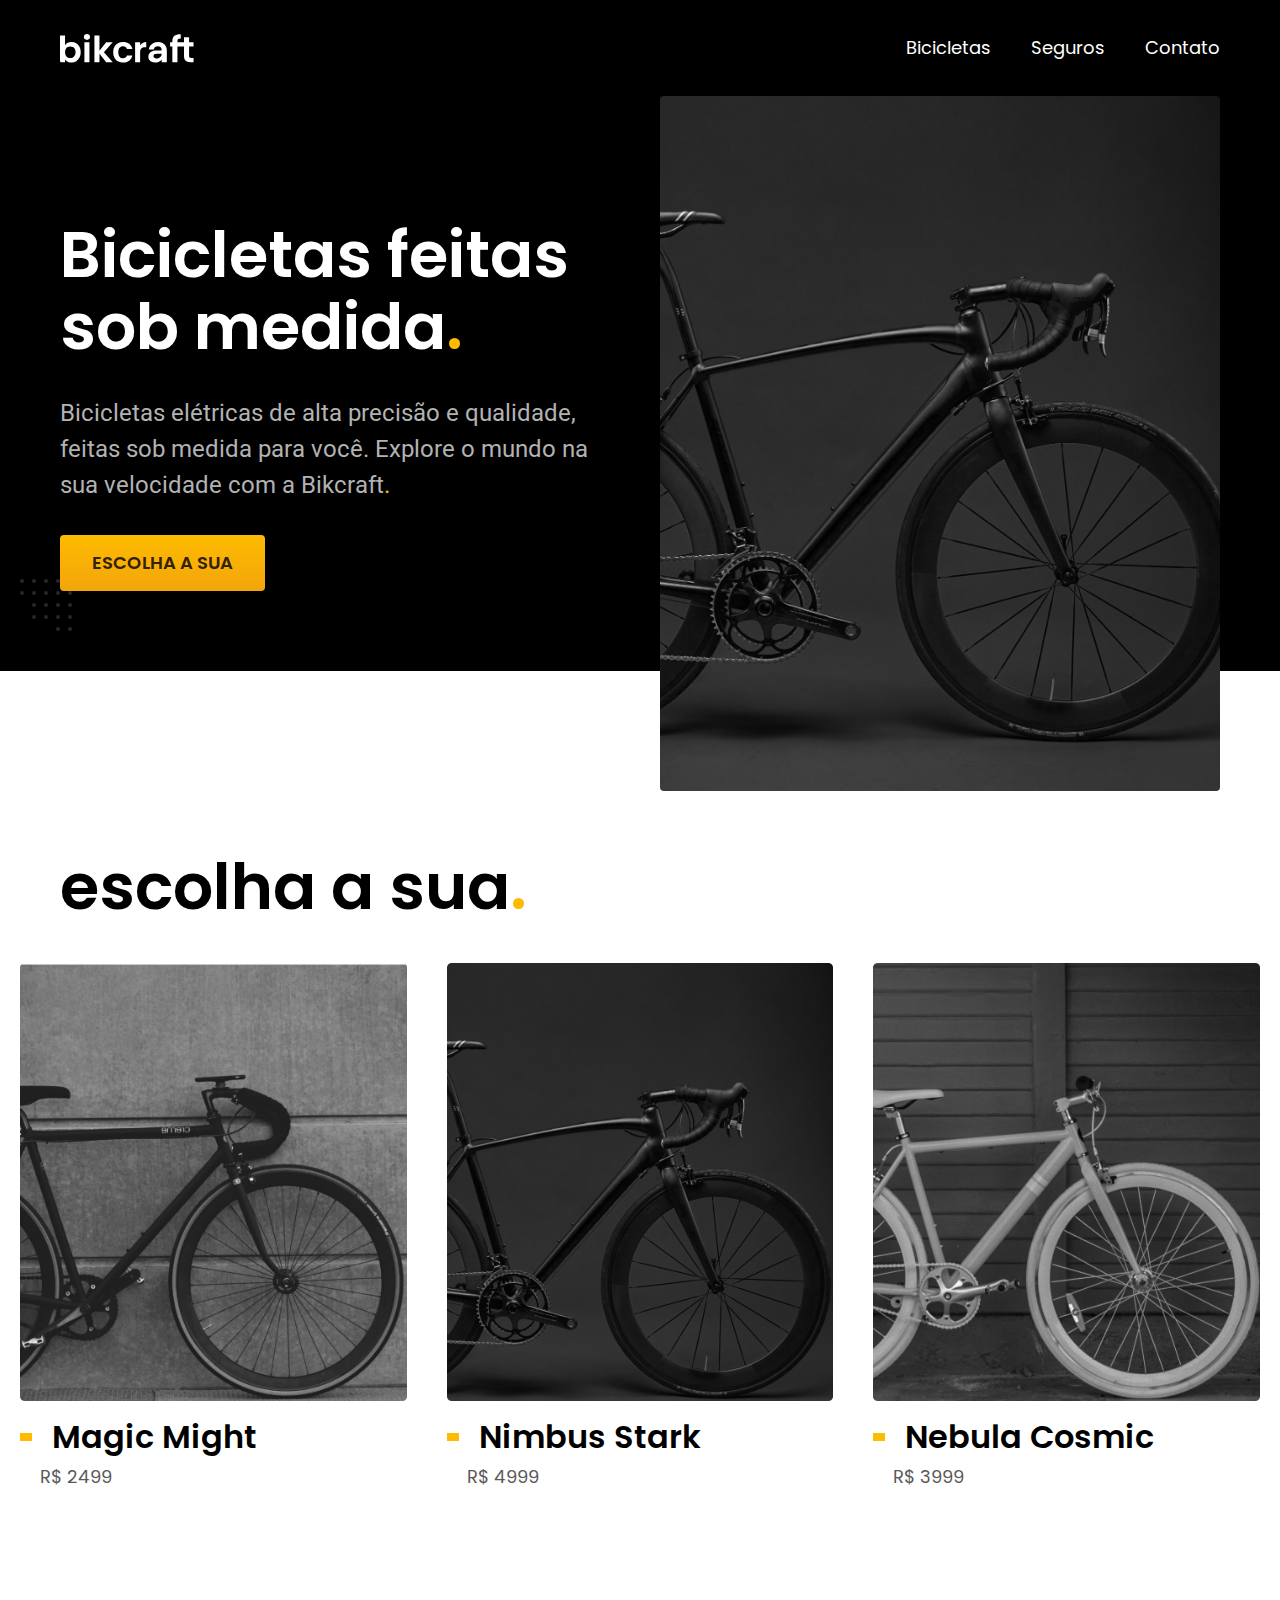
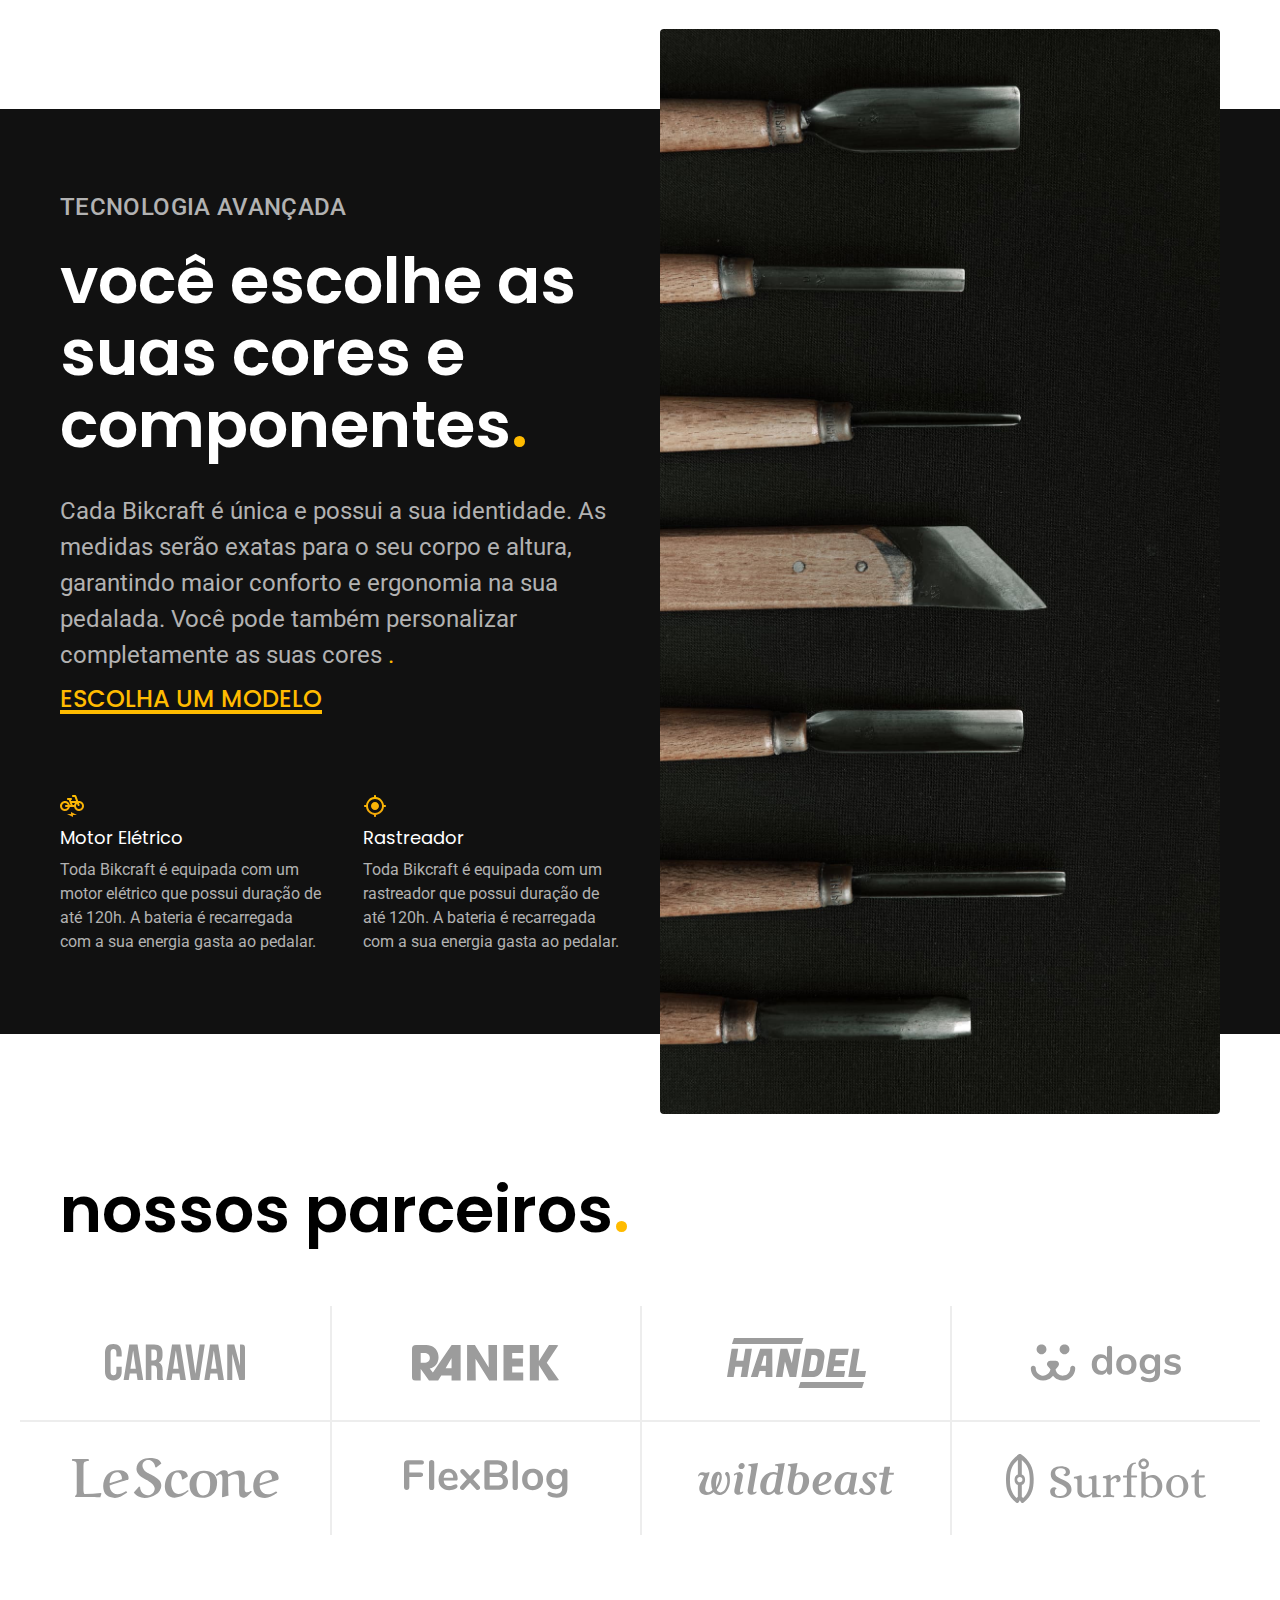
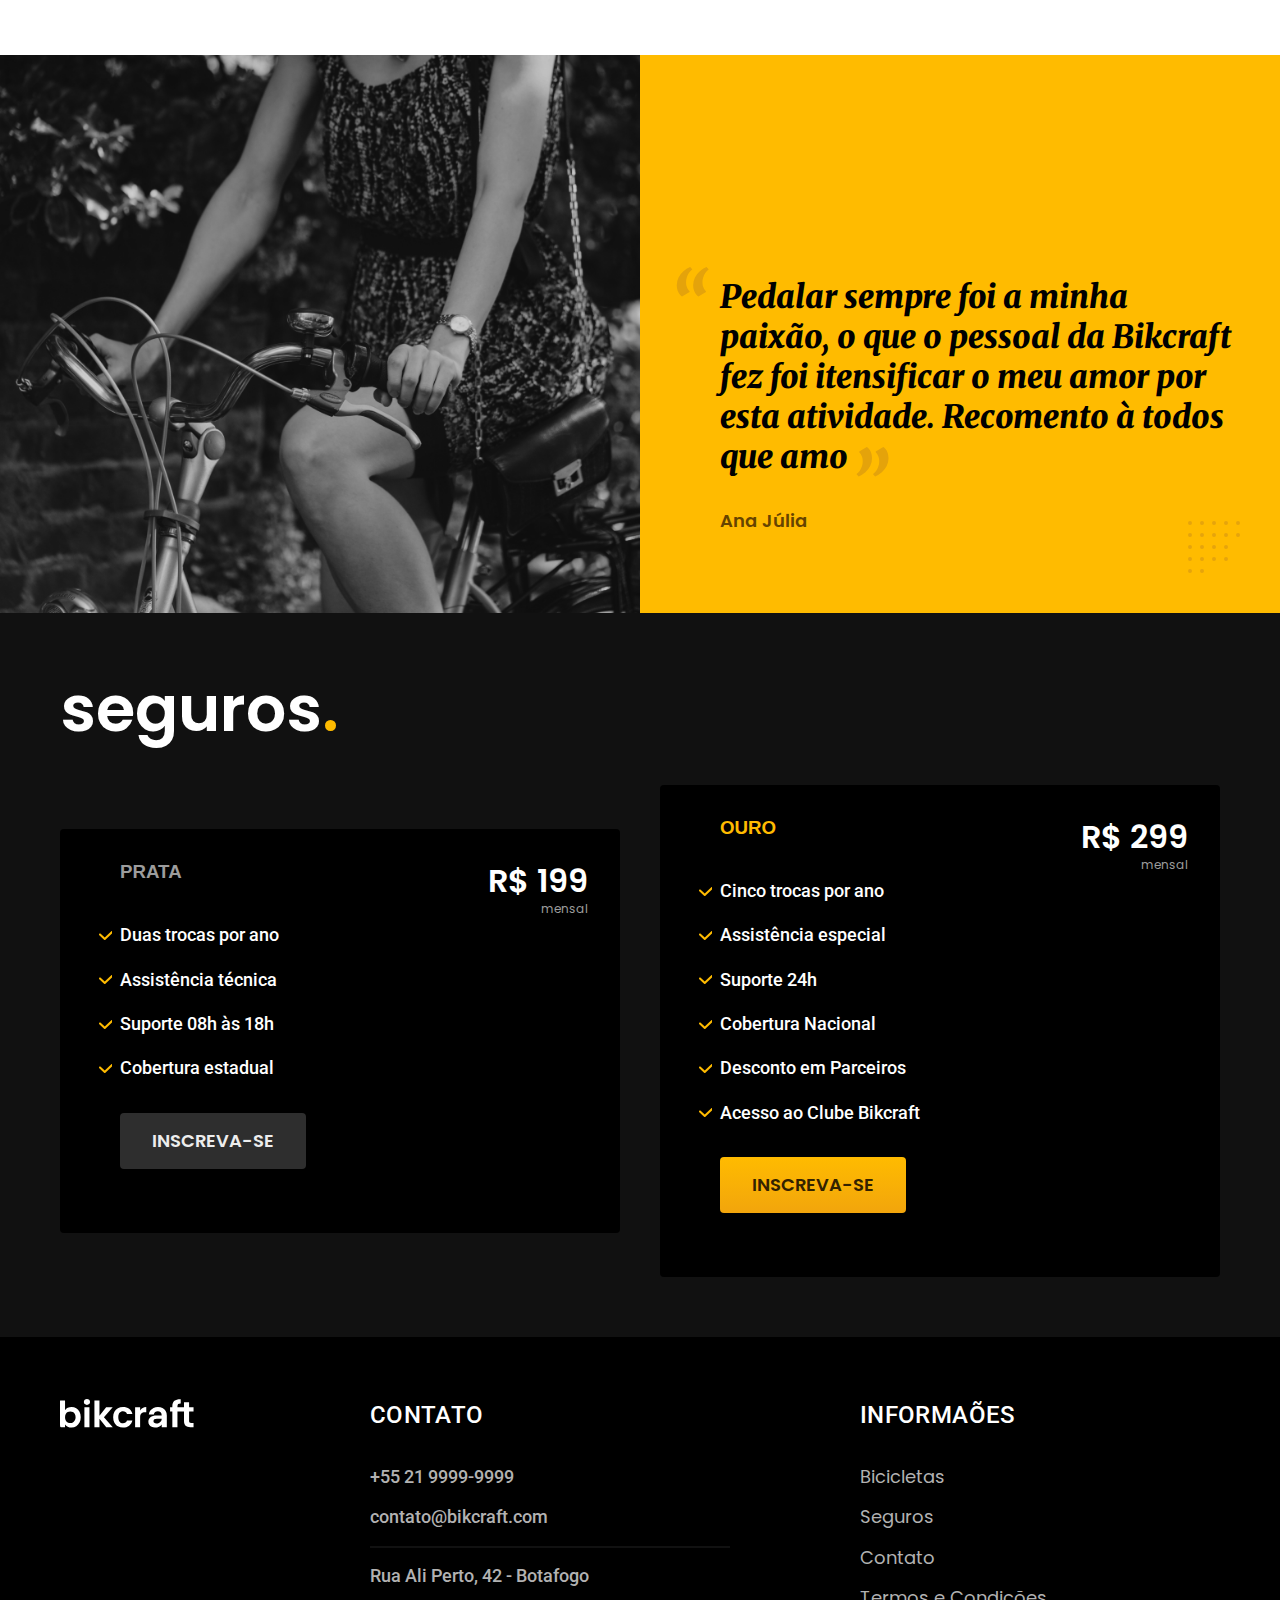
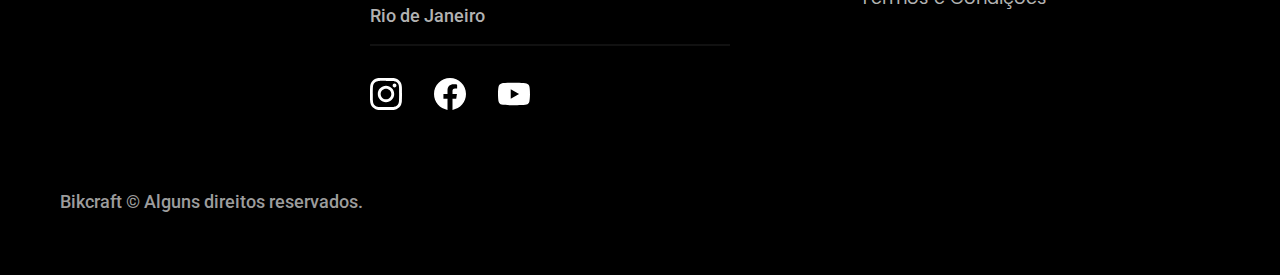
<file: index.html>
<!DOCTYPE html>
<html lang="pt-br">

<head>
  <meta charset="UTF-8">
  <meta name="viewport" content="width=device-width, initial-scale=1.0">
  <title>Bikcraft - Bicicletas Elétricas</title>
  <meta name="description"
  content="Bicicletas elétricas de alta precisão e qualidade, feitas sob medida para o cliente. Explore o mundo na sua velocidade com a Bikcraft">
  <link rel="icon" href="./favicon.svg" type="image/svg+xml">
  <link rel="preload" href="src/css/style.min.css" as="style">
  <link rel="stylesheet" href="src/css/style.min.css">
  <link rel="preconnect" href="https://fonts.googleapis.com">
  <link rel="preconnect" href="https://fonts.gstatic.com" crossorigin>
  <link href="https://fonts.googleapis.com/css2?family=Merriweather:ital,wght@1,900&family=Poppins:wght@400;600&family=Roboto:wght@400;500&display=swap" rel="stylesheet">
  <script>
    document.documentElement.classList.add('js');
  </script>
</head>

<body>
  <header class="header-bg">
    <div class="header container">
      <a href="./"><img src="./src/img/bikcraft.svg" width="136" height="32" alt="Bikcraft"></a>
      <nav aria-label="primária">
        <ul class="header-menu font-1-m cor-0">
          <li><a href="./bicicletas.html">Bicicletas</a></li>
          <li><a href="./seguros.html">Seguros</a></li>
          <li><a href="./contato.html">Contato</a></li>
        </ul>
      </nav>
    </div>
  </header>
  <main class="introducao-bg">
    <div class="introducao container">
      <div class="introducao-conteudo">
        <h1 class="font-1-xxl cor-0 fadeInDown" data-anime="200">Bicicletas feitas sob medida<span class="cor-p1">.</span></h1>
        <p class="font-2-l cor-5 fadeInDown" data-anime="400">Bicicletas elétricas de alta precisão e qualidade, feitas sob medida para você. Explore o mundo na sua
          velocidade com a Bikcraft<span class="cor-p1">.</span></p>
        <a class="botao fadeInDown" data-anime="600" href="./bicicletas.html">Escolha a sua</a>
      </div>
      <picture class="fadeInDown" data-anime="800">
        <source media="(max-width:800px)" srcset="./src/img/bicicletas/nimbus.jpg">
        <img src="src/img/fotos/introducao.jpg" width="1280" height="1600" alt="Bicicleta elétrica preta.">
      </picture>
    </div>
  </main>

  <article class="bicicletas-lista">
    <h2 class="font-1-xxl container">escolha a sua<span class="cor-p1">.</span></h2>
    <ul>
      <li>
        <a href="./bicicletas/magic.html">
          <img src="./src/img/bicicletas/magic-home.jpg" width="920" height="1040"  alt="Bicicleta Preta">
          <h3 class="font-1-xl">Magic Might</h3>
          <span class="font-1-m cor-8">R$ 2499</span>
        </a>
      </li>
      <li>
        <a href="./bicicletas/magic.html">
          <img src="./src/img/bicicletas/nimbus-home.jpg" width="920" height="1040"  alt="Bicicleta Preta">
          <h3 class="font-1-xl">Nimbus Stark</h3>
          <span class="font-1-m cor-8">R$ 4999</span>
        </a>
      </li>
      <li>
        <a href="./bicicletas/magic.html">
          <img src="./src/img/bicicletas/nebula-home.jpg" width="920" height="1040" alt="Bicicleta Preta">
          <h3 class="font-1-xl">Nebula Cosmic</h3>
          <span class="font-1-m cor-8">R$ 3999</span>
        </a>
      </li>
    </ul>
  </article>

  <article class="tecnologia-bg">
    <div class="tecnologia container">
      <div class="tecnologia-conteudo">
        <span class="font-2-l-b cor-5">Tecnologia Avançada</span>
        <h2 class="font-1-xxl cor-0">você escolhe as suas cores e componentes<span class="cor-p1">.</span></h2>
        <p class="font-2-l cor-5">Cada Bikcraft é única e possui a sua identidade. As medidas serão exatas para o seu corpo e altura, garantindo maior conforto e ergonomia na sua pedalada. Você pode também personalizar completamente as suas cores <span class="cor-p1">.</span></p>
        <a class=" link" href="./bicicletas.html">Escolha um modelo</a>
        <div class="tecnologia-vantagens">
          <div>
            <img src="./src/img/icones/eletrica.svg" width="24" height="24" alt="">
            <h3 class="font-1-m cor-0">Motor Elétrico</h3>
            <p class="font-2-s cor-5">Toda Bikcraft é equipada com um motor elétrico que possui duração de até 120h. A bateria é recarregada com a sua energia gasta ao pedalar.</p>
          </div>
          <div>
            <img src="./src/img/icones/rastreador.svg" width="24" height="24" alt="">
            <h3 class="font-1-m cor-0">Rastreador</h3>
            <p class="font-2-s cor-5">Toda Bikcraft é equipada com um rastreador que possui duração de até 120h. A bateria é recarregada com a sua energia gasta ao pedalar.</p>
          </div>
                </div>
        </div>
      <div class="tecnologia-imagem">
        <img src="./src/img/fotos/tecnologia.jpg" width="1200" height="1920" alt="">
      </div>
    </div>
  </article>
  <section class="parceiros" aria-label="Nossos Parceiros">
    <h2 class="container font-1-xxl">nossos parceiros<span class="cor-p1">.</span></h2>
    <ul>
      <li><img src="./src/img/parceiros/caravan.svg" width="140" height="38" alt="caravan"></li>
      <li><img src="./src/img/parceiros/ranek.svg" width="148" height="36"  alt="ranek"></li>
      <li><img src="./src/img/parceiros/handel.svg" width="139" height="50"  alt="handel"></li>
      <li><img src="./src/img/parceiros/dogs.svg" width="152" height="39"  alt="dogs"></li>
      <li><img src="./src/img/parceiros/lescone.svg" width="208" height="41"  alt="lescone"></li>
      <li><img src="./src/img/parceiros/flexblog.svg" width="164" height="38"  alt="flexblog"></li>
      <li><img src="./src/img/parceiros/wildbeast.svg" width="196" height="34"  alt="wildbeast"></li>
      <li><img src="./src/img/parceiros/surfbot.svg" width="200" height="39"  alt="surfbot"></li>
    </ul>
  </section>
  <section class="depoimento" aria-label="Depoimento">
 <img src="./src/img/fotos/depoimento.jpg" width="1560" height="1360"  alt="Pessoa pedalando uma bicicleta bikcraft">
  <div class="depoimento-conteudo">
    <blockquote class="font-1-xl cor p-5">
      <p>Pedalar sempre foi a minha paixão, o que o pessoal da Bikcraft fez foi itensificar o meu amor por esta atividade. Recomento à todos que amo</p>
    </blockquote>
    <span class="font-1-m-b cor-p4">Ana Júlia</span>
  </div>
</section>

<article class="seguros-bg">
  <div class="seguros container">
    <h2 class="font-1-xxl cor-0">seguros<span class="cor-p1">.</span></h2>
    <div class="seguros-item">
      <h3 class="cont-1-xl cor-6">PRATA</h3>
      <span class="font-1-xl cor-0">R$ 199 <span class="font-1-xs cor-6">mensal</span></span>
      <ul class="font-2-m cor-0">
        <li>Duas trocas por ano</li>
        <li>Assistência técnica</li>
        <li>Suporte 08h às 18h</li>
        <li>Cobertura estadual</li>
      </ul>
      <a href="./orcamento.html" class="botao secundario">Inscreva-se</a>
    </div>

    <div class="seguros-item">
      <h3 class="cont-1-xl cor-p1">OURO</h3>
      <span class="font-1-xl cor-0">R$ 299 <span class="font-1-xs cor-6">mensal</span></span>
      <ul class="font-2-m cor-0">
        <li>Cinco trocas por ano</li>
        <li>Assistência especial</li>
        <li>Suporte 24h</li>
        <li>Cobertura Nacional</li>
        <li>Desconto em Parceiros</li>
        <li>Acesso ao Clube Bikcraft</li>
      </ul>
      <a href="./orcamento.html" class="botao">Inscreva-se</a>
    </div>
  </div>
</article>
<footer class="footer-bg">
  <div class="footer container">
    <img src="./src/img/bikcraft.svg" width="136" height="32"  alt="Bikcraft">
    <div class="footer-contato">
      <h3 class="font-2-l-b cor-0">Contato</h3>
      <ul class=" font-2-m cor-5">
        <li>
          <a href="tel:+552199999999">+55 21 9999-9999</a>
        </li>
        <li>
          <a href="mailto:contato@bikcraft.com">contato@bikcraft.com</a>
        </li>
        <li>Rua Ali Perto, 42 - Botafogo</li>
        <li>Rio de Janeiro</li>
      </ul>
      <div class="footer-redes">
        <a href="./">
          <img src="./src/img/redes/instagram.svg" width="32" height="32"  alt="Instagram">
        </a>
        <a href="./">
          <img src="./src/img/redes/facebook.svg" width="32" height="32" alt="facebook">
        </a>
        <a href="./">
          <img src="./src/img/redes/youtube.svg" width="32" height="32" alt="Youtube">
        </a>
      </div>
    </div>
    <div class="footer-informacoes">
      <h3 class="font-2-l-b cor-0">Informaões</h3>
      <nav>
        <ul class="font-1-m cor-5">
          <li>
            <a href="./bicicletas.html">Bicicletas</a>
          </li>
          <li>
            <a href="./seguros.html">Seguros</a>
          </li>
          <li>
            <a href="./contato.html">Contato</a>
          </li>
          <li>
            <a href="./termos.html">Termos e Condições</a>
          </li>
        </ul>
      </nav>
    </div>
    <p class="footer-copy font-2-m cor-6">Bikcraft © Alguns direitos reservados.</p>
  </div>
</footer>
<script src="./src/js/plugins/simple-anime.js"></script>
<script src="src/js/script.js"></script>
</body>

</html>
</file>
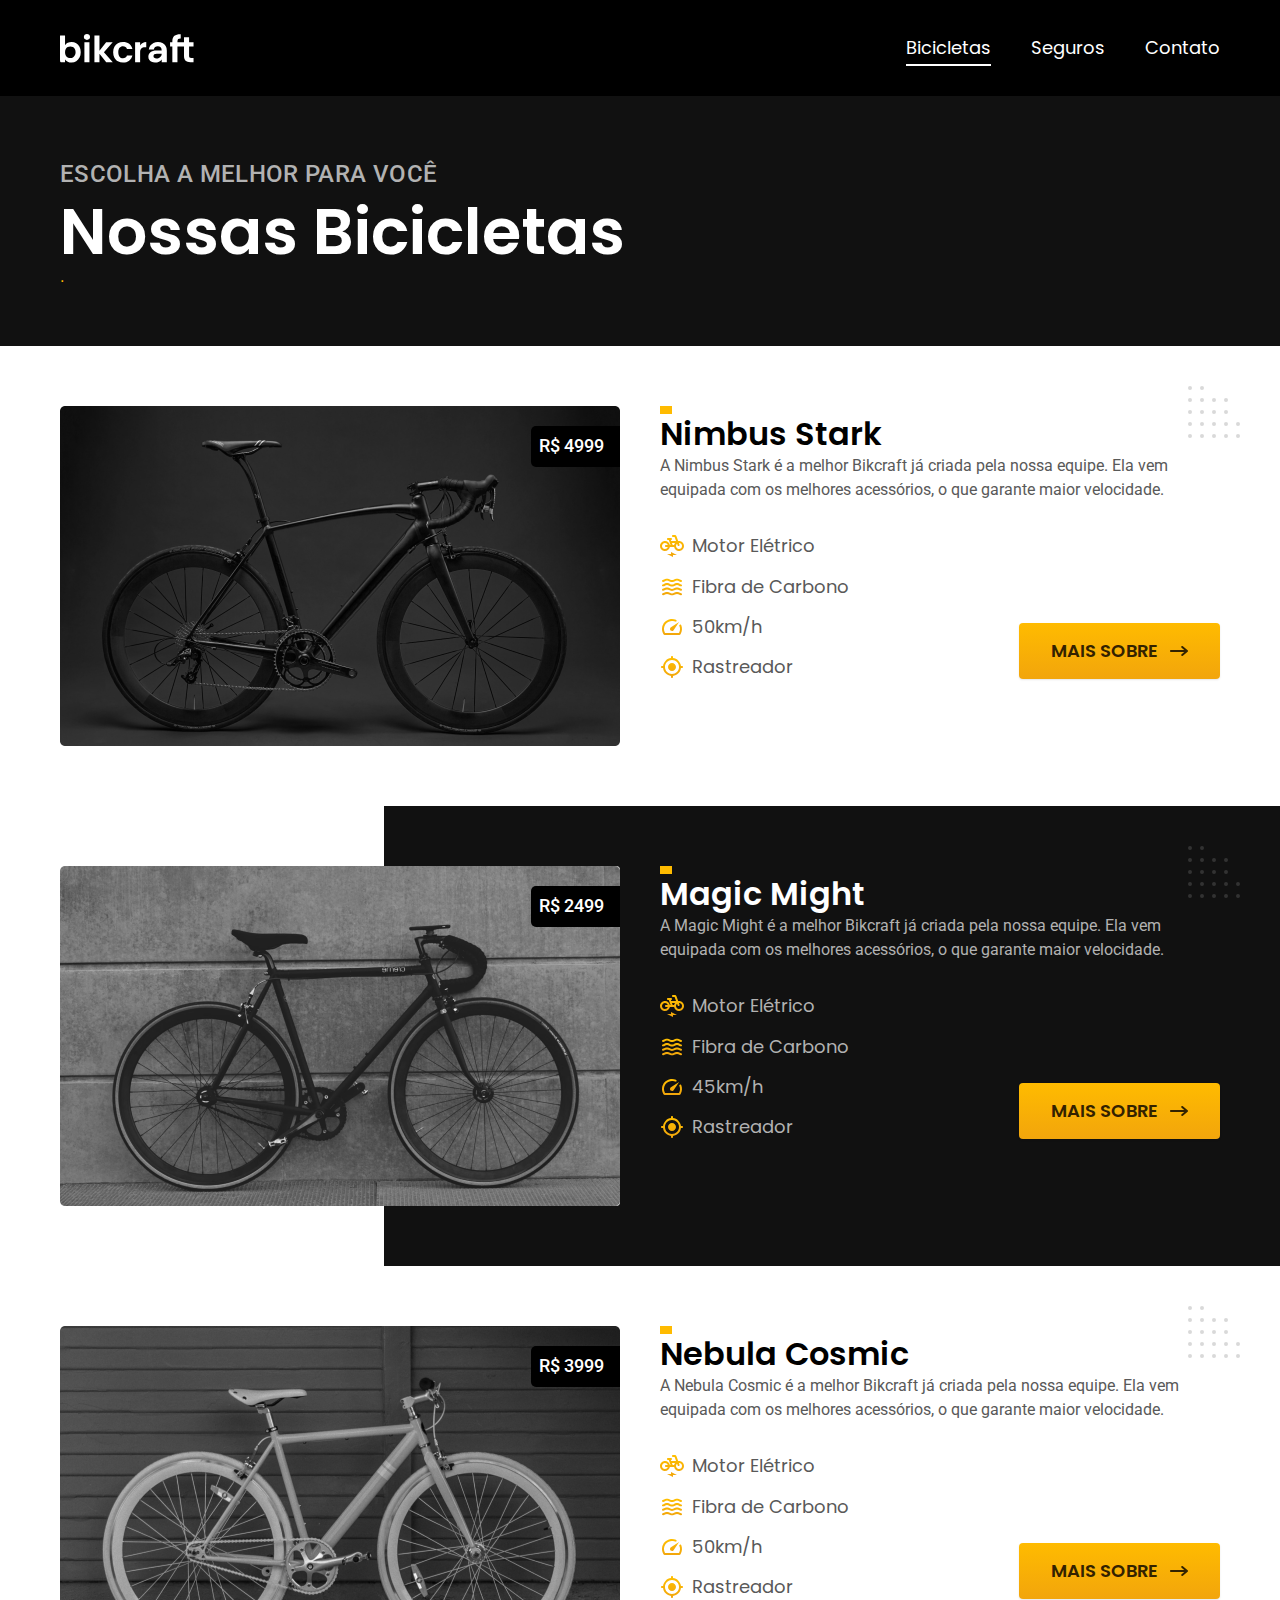
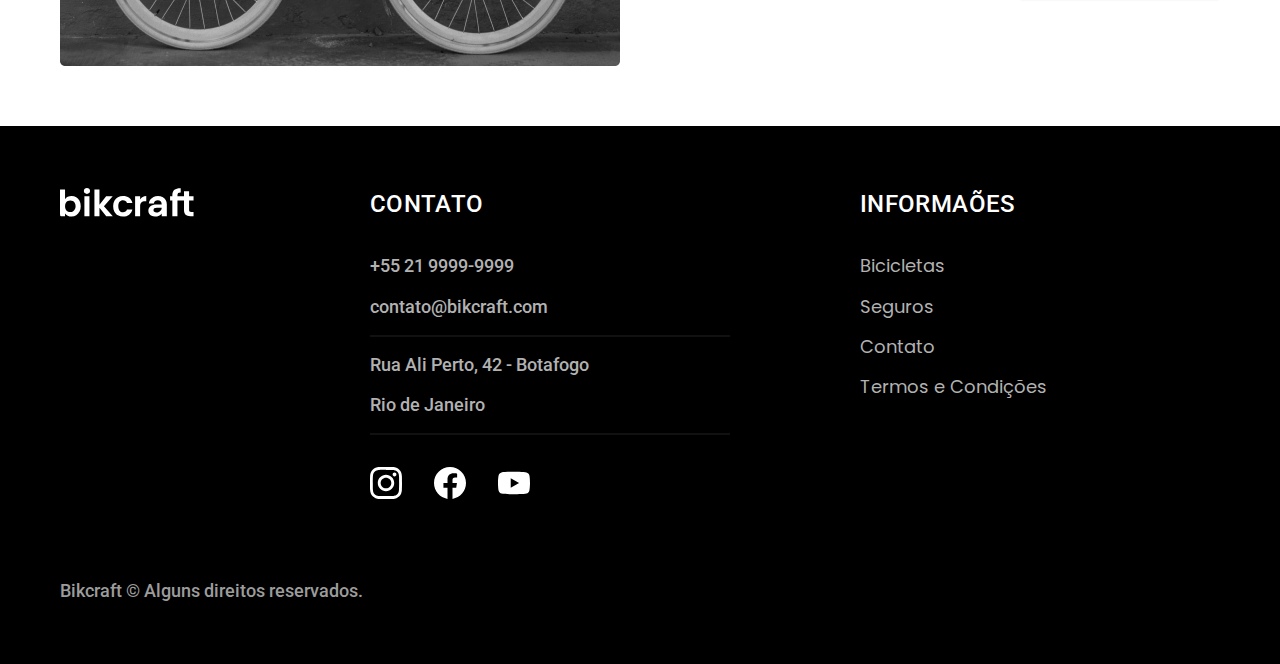
<file: bicicletas.html>
<!DOCTYPE html>
<html lang="pt-br">

<head>
  <meta charset="UTF-8">
  <meta name="viewport" content="width=device-width, initial-scale=1.0">
  <meta name="description" content="Bicicletas">
  <title>Bicicletas | Bikcraft</title>
    <link rel="icon" href="./favicon.svg" type="image/svg+xml">
  <link rel="preload" href="src/css/style.min.css" as="style">
  <link rel="stylesheet" href="src/css/style.min.css">
  <link rel="preconnect" href="https://fonts.googleapis.com">
  <link rel="preconnect" href="https://fonts.gstatic.com" crossorigin>
  <link
    href="https://fonts.googleapis.com/css2?family=Merriweather:ital,wght@1,900&family=Poppins:wght@400;600&family=Roboto:wght@400;500&display=swap"
    rel="stylesheet">
  <script>
    document.documentElement.classList.add('js');
  </script>
</head>

<body id="bicicletas">
  <header class="header-bg">
    <div class="header container">
      <a href="./"><img src="./src/img/bikcraft.svg" alt="Bikcraft"></a>
      <nav aria-label="primária">
        <ul class="header-menu font-1-m cor-0">
          <li><a href="./bicicletas.html">Bicicletas</a></li>
          <li><a href="./seguros.html">Seguros</a></li>
          <li><a href="./contato.html">Contato</a></li>
        </ul>
      </nav>
    </div>
  </header>
  <main>
    <div class="titulo-bg">
      <div class="titulo container">
        <p class="font-2-l-b cor-5">Escolha a melhor para você</p>
        <h1 class="font-1-xxl cor-0">Nossas Bicicletas</h1>
        <span class="cor-p1">.</span>
      </div>
    </div>


    <div class="bicicletas container">
      <div class="bicicletas-imagem">
        <img src="./src/img/bicicletas/nimbus.jpg" alt="Bicicleta Preta">
        <span class="font-2-m cor-0">R$ 4999</span>
      </div>
      <div class="bicicletas-conteudo">
        <h2 class="font-1-xl">Nimbus Stark</h2>
        <p class="font-2-s cor-8">A Nimbus Stark é a melhor Bikcraft já criada pela nossa equipe. Ela vem equipada com
          os melhores acessórios, o que garante maior velocidade.</p>
        <ul class="font-1-m cor-8">
          <li>
            <img src="./src/img/icones/eletrica.svg" alt="">
            Motor Elétrico
          </li>
          <li>
            <img src="./src/img/icones/carbono.svg" alt="">
            Fibra de Carbono
          </li>
          <li>
            <img src="./src/img/icones/velocidade.svg" alt="">
            50km/h
          </li>
          <li>
            <img src="./src/img/icones/rastreador.svg" alt="">
            Rastreador
          </li>
        </ul>
        <a class="botao seta" href="./bicicletas/nimbus.html">Mais Sobre</a>
      </div>
    </div>


    <div class="bicicletas-bg">
      <div class="bicicletas container">
        <div class="bicicletas-imagem">
          <img src="./src/img/bicicletas/magic.jpg" alt="Bicicleta Preta">
          <span class="font-2-m cor-0">R$ 2499</span>
        </div>
        <div class="bicicletas-conteudo">
          <h2 class="font-1-xl cor-0">Magic Might</h2>
          <p class="font-2-s cor-5">A Magic Might é a melhor Bikcraft já criada pela nossa equipe. Ela vem equipada com
            os melhores acessórios, o que garante maior velocidade.</p>
          <ul class="font-1-m cor-5">
            <li>
              <img src="./src/img/icones/eletrica.svg" alt="">
              Motor Elétrico
            </li>
            <li>
              <img src="./src/img/icones/carbono.svg" alt="">
              Fibra de Carbono
            </li>
            <li>
              <img src="./src/img/icones/velocidade.svg" alt="">
              45km/h
            </li>
            <li>
              <img src="./src/img/icones/rastreador.svg" alt="">
              Rastreador
            </li>
          </ul>
          <a class="botao seta" href="./bicicletas/magic.html">Mais Sobre</a>
        </div>
      </div>
    </div>

    <div class="bicicletas container">
      <div class="bicicletas-imagem">
        <img src="./src/img/bicicletas/nebula.jpg" alt="Bicicleta Preta">
        <span class="font-2-m cor-0">R$ 3999</span>
      </div>
      <div class="bicicletas-conteudo">
        <h2 class="font-1-xl">Nebula Cosmic</h2>
        <p class="font-2-s cor-8">A Nebula Cosmic é a melhor Bikcraft já criada pela nossa equipe. Ela vem equipada com
          os melhores acessórios, o que garante maior velocidade.</p>
        <ul class="font-1-m cor-8">
          <li>
            <img src="./src/img/icones/eletrica.svg" alt="">
            Motor Elétrico
          </li>
          <li>
            <img src="./src/img/icones/carbono.svg" alt="">
            Fibra de Carbono
          </li>
          <li>
            <img src="./src/img/icones/velocidade.svg" alt="">
            50km/h
          </li>
          <li>
            <img src="./src/img/icones/rastreador.svg" alt="">
            Rastreador
          </li>
        </ul>
        <a class="botao seta" href="./bicicletas/nebula.html">Mais Sobre</a>
      </div>
    </div>

  </main>

  <footer class="footer-bg">
    <div class="footer container">
      <img src="./src/img/bikcraft.svg" alt="Bikcraft">
      <div class="footer-contato">
        <h3 class="font-2-l-b cor-0">Contato</h3>
        <ul class=" font-2-m cor-5">
          <li>
            <a href="tel:+552199999999">+55 21 9999-9999</a>
          </li>
          <li>
            <a href="mailto:contato@bikcraft.com">contato@bikcraft.com</a>
          </li>
          <li>Rua Ali Perto, 42 - Botafogo</li>
          <li>Rio de Janeiro</li>
        </ul>
        <div class="footer-redes">
          <a href="./">
            <img src="./src/img/redes/instagram.svg" alt="Instagram">
          </a>
          <a href="./">
            <img src="./src/img/redes/facebook.svg" alt="facebook">
          </a>
          <a href="./">
            <img src="./src/img/redes/youtube.svg" alt="Youtube">
          </a>
        </div>
      </div>
      <div class="footer-informacoes">
        <h3 class="font-2-l-b cor-0">Informaões</h3>
        <nav>
          <ul class="font-1-m cor-5">
            <li>
              <a href="./bicicletas.html">Bicicletas</a>
            </li>
            <li>
              <a href="./seguros.html">Seguros</a>
            </li>
            <li>
              <a href="./contato.html">Contato</a>
            </li>
            <li>
              <a href="./termos.html">Termos e Condições</a>
            </li>
          </ul>
        </nav>
      </div>
      <p class="footer-copy font-2-m cor-6">Bikcraft © Alguns direitos reservados.</p>
    </div>
  </footer>
<script src="src/js/script.js"></script>
</body>

</html>
</file>
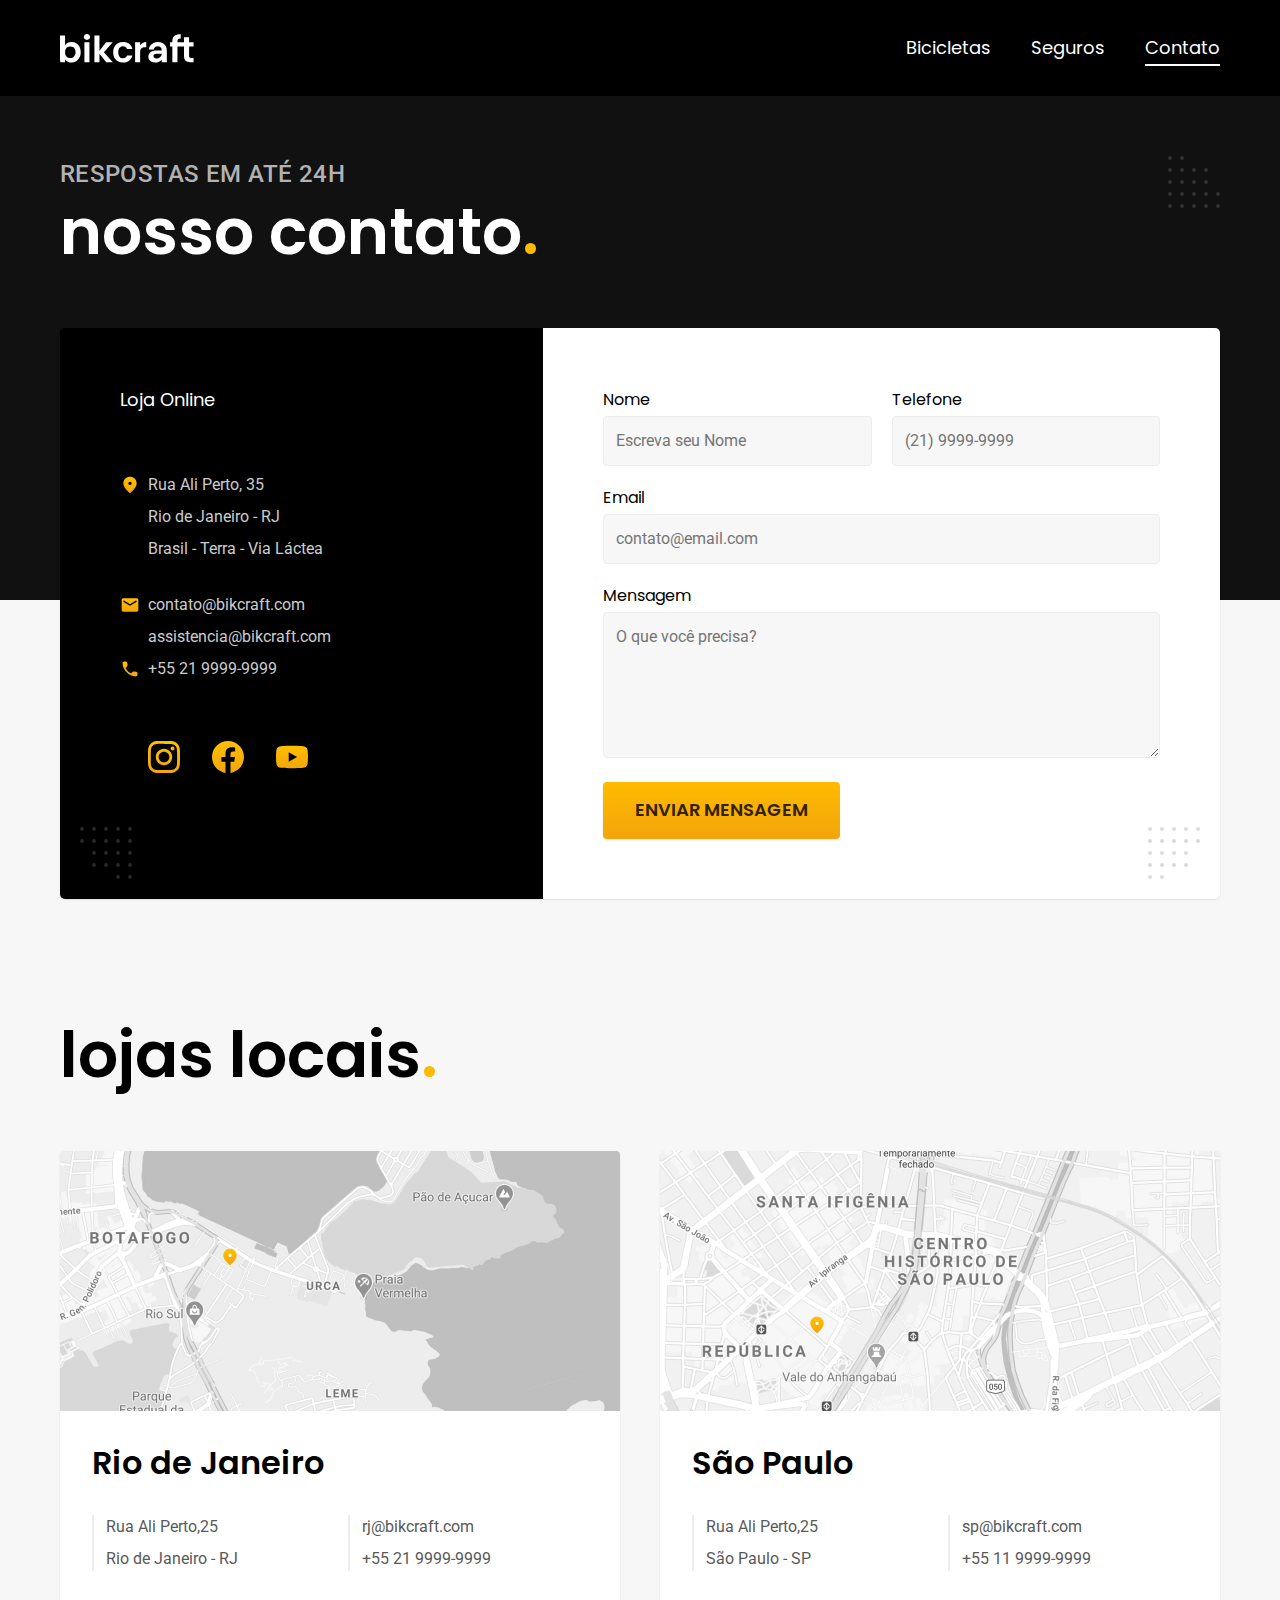
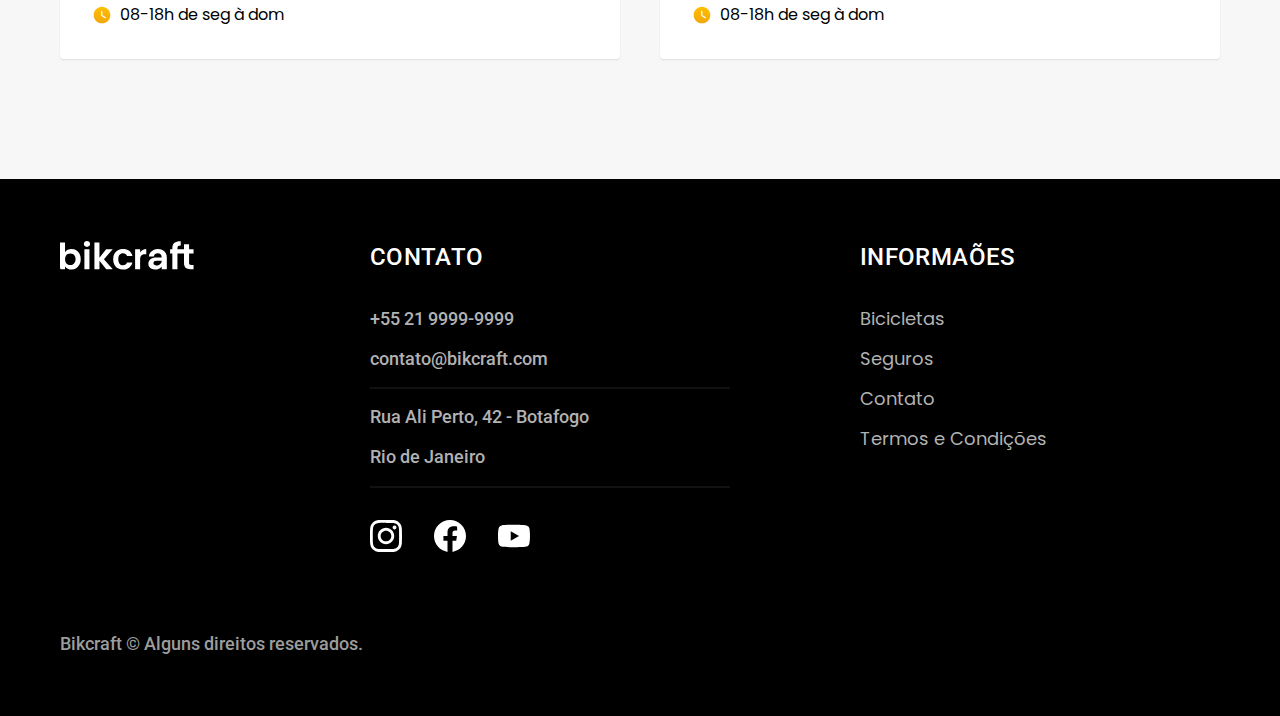
<file: contato.html>
<!DOCTYPE html>
<html lang="pt-br">

<head>
  <meta charset="UTF-8">
  <meta name="viewport" content="width=device-width, initial-scale=1.0">
  <meta name="description" content="Termos e condições.">
  <title>Contato | Bikcraft</title>
    <link rel="icon" href="./favicon.svg" type="image/svg+xml">
  <link rel="preload" href="src/css/style.min.css" as="style">
  <link rel="stylesheet" href="src/css/style.min.css">
  <link rel="preconnect" href="https://fonts.googleapis.com">
  <link rel="preconnect" href="https://fonts.gstatic.com" crossorigin>
  <link href="https://fonts.googleapis.com/css2?family=Merriweather:ital,wght@1,900&family=Poppins:wght@400;600&family=Roboto:wght@400;500&display=swap" rel="stylesheet">
  <script>
    document.documentElement.classList.add('js');
  </script>
</head>

<body id="contato">
  <header class="header-bg">
    <div class="header container">
      <a href="./"><img src="./src/img/bikcraft.svg" alt="Bikcraft"></a>
      <nav aria-label="primária">
        <ul class="header-menu font-1-m cor-0">
          <li><a href="./bicicletas.html">Bicicletas</a></li>
          <li><a href="./seguros.html">Seguros</a></li>
          <li><a href="./contato.html">Contato</a></li>
        </ul>
      </nav>
    </div>
  </header>
  <main>
    <div class="titulo-bg">
      <div class="titulo container">
        <p class="font-2-l-b cor-5">Respostas em até 24h</p>
        <h1 class="font-1-xxl cor-0">nosso contato<span class="cor-p1">.</span></h1>
      </div>
    </div>

    <div class="contato container">
      <section class="contato-dados" aria-label="Endereço">
        <h2 class="font-1-m cor-0">Loja Online</h2>
        <div class="contato-endereco font-2-s cor-4">
          <p>Rua Ali Perto, 35</p>
          <p>Rio de Janeiro - RJ</p>
          <p>Brasil - Terra - Via Láctea</p>
        </div>
        <address class="contato-meios font-2-s cor-4">
          <a href="mailto:contato@bikcraft.com">contato@bikcraft.com</a>
          <a href="mailto:assistencia@bikcraft.com">assistencia@bikcraft.com</a>
          <a href="tel:+552199999999">+55 21 9999-9999</a>
        </address>
        <div class="contato-redes">
          <a href="./">
            <img src="./src/img/redes/instagram-p.svg" alt="Instagram">
          </a>
          <a href="./">
            <img src="./src/img/redes/facebook-p.svg" alt="facebook">
          </a>
          <a href="./">
            <img src="./src/img/redes/youtube-p.svg" alt="Youtube">
          </a>
        </div>
      </section>
      <div class="contato-container">
        <section class="contato-formulario" aria-label="Formulário">
          <form class="form" action="./contato.html">
            <div>
              <label for="nome">Nome</label>
              <input type="text" id="nome" name="nome" placeholder="Escreva seu Nome">
            </div>
            <div>
              <label for="telefone">Telefone</label>
              <input type="text" id="telefone" name="telefone" placeholder="(21) 9999-9999">
            </div>
            <div class="col-2">
              <label for="email">Email</label>
              <input type="text" id="email" name="email" placeholder="contato@email.com">
            </div>
            <div class="col-2">
              <label for="mensagem">Mensagem</label>
              <textarea rows="5" type="mensagem" id="mensagem" name="mensagem" placeholder="O que você precisa?"></textarea>
            </div>
            <button class="botao col-2">Enviar Mensagem</button>
          </form>
        </section>
      </div>
    </div>
  </main>

  <article class="lojas container">
    <h2 class="font-1-xxl">lojas locais<span class="cor-p1">.</span></h2>
    <div class="lojas-item">
      <img src="src/img/lojas/rj.jpg" alt="Mapa marcando o endereço em Rua Ali Perto, 25 - Rio de Janeiro - RJ">
      <div class="lojas-conteudo">
        <h3 class="font-1-xl">Rio de Janeiro</h3>
        <div class="lojas-dados font-2-s cor-8">
          <p>Rua Ali Perto,25</p>
          <p>Rio de Janeiro - RJ</p>
        </div>
        <div class="lojas-dados font-2-s cor-8">
          <a href="mailto:rj@bikcraft.com">rj@bikcraft.com</a>
          <a href="tel:+552199999999">+55 21 9999-9999</a>
        </div>
        <p class="lojas-tempo font-1-s"><img src="./src/img/icones/horario.svg" alt="">08-18h de seg à dom</p>
      </div>
    </div>

    <div class="lojas-item">
      <img src="src/img/lojas/sp.jpg" alt="Mapa marcando o endereço em Rua Ali Perto, 25 - São Paulo - SP">
      <div class="lojas-conteudo">
        <h3 class="font-1-xl">São Paulo</h3>
        <div class="lojas-dados font-2-s cor-8">
          <p>Rua Ali Perto,25</p>
          <p>São Paulo - SP</p>
        </div>
        <div class="lojas-dados font-2-s cor-8">
          <a href="mailto:rj@bikcraft.com">sp@bikcraft.com</a>
          <a href="tel:+551199999999">+55 11 9999-9999</a>
        </div>
        <p class="lojas-tempo font-1-s"><img src="./src/img/icones/horario.svg" alt="">08-18h de seg à dom</p>
      </div>
    </div>
  </article>

  <footer class="footer-bg">
    <div class="footer container">
      <img src="./src/img/bikcraft.svg" alt="Bikcraft">
      <div class="footer-contato">
        <h3 class="font-2-l-b cor-0">Contato</h3>
        <ul class=" font-2-m cor-5">
          <li>
            <a href="tel:+552199999999">+55 21 9999-9999</a>
          </li>
          <li>
            <a href="mailto:contato@bikcraft.com">contato@bikcraft.com</a>
          </li>
          <li>Rua Ali Perto, 42 - Botafogo</li>
          <li>Rio de Janeiro</li>
        </ul>
        <div class="footer-redes">
          <a href="./">
            <img src="./src/img/redes/instagram.svg" alt="Instagram">
          </a>
          <a href="./">
            <img src="./src/img/redes/facebook.svg" alt="facebook">
          </a>
          <a href="./">
            <img src="./src/img/redes/youtube.svg" alt="Youtube">
          </a>
        </div>
      </div>
      <div class="footer-informacoes">
        <h3 class="font-2-l-b cor-0">Informaões</h3>
        <nav>
          <ul class="font-1-m cor-5">
            <li>
              <a href="./bicicletas.html">Bicicletas</a>
            </li>
            <li>
              <a href="./seguros.html">Seguros</a>
            </li>
            <li>
              <a href="./contato.html">Contato</a>
            </li>
            <li>
              <a href="./termos.html">Termos e Condições</a>
            </li>
          </ul>
        </nav>
      </div>
      <p class="footer-copy font-2-m cor-6">Bikcraft © Alguns direitos reservados.</p>
    </div>
  </footer>
  <script src="src/js/script.js"></script>
</body>
  
  </html>
</file>
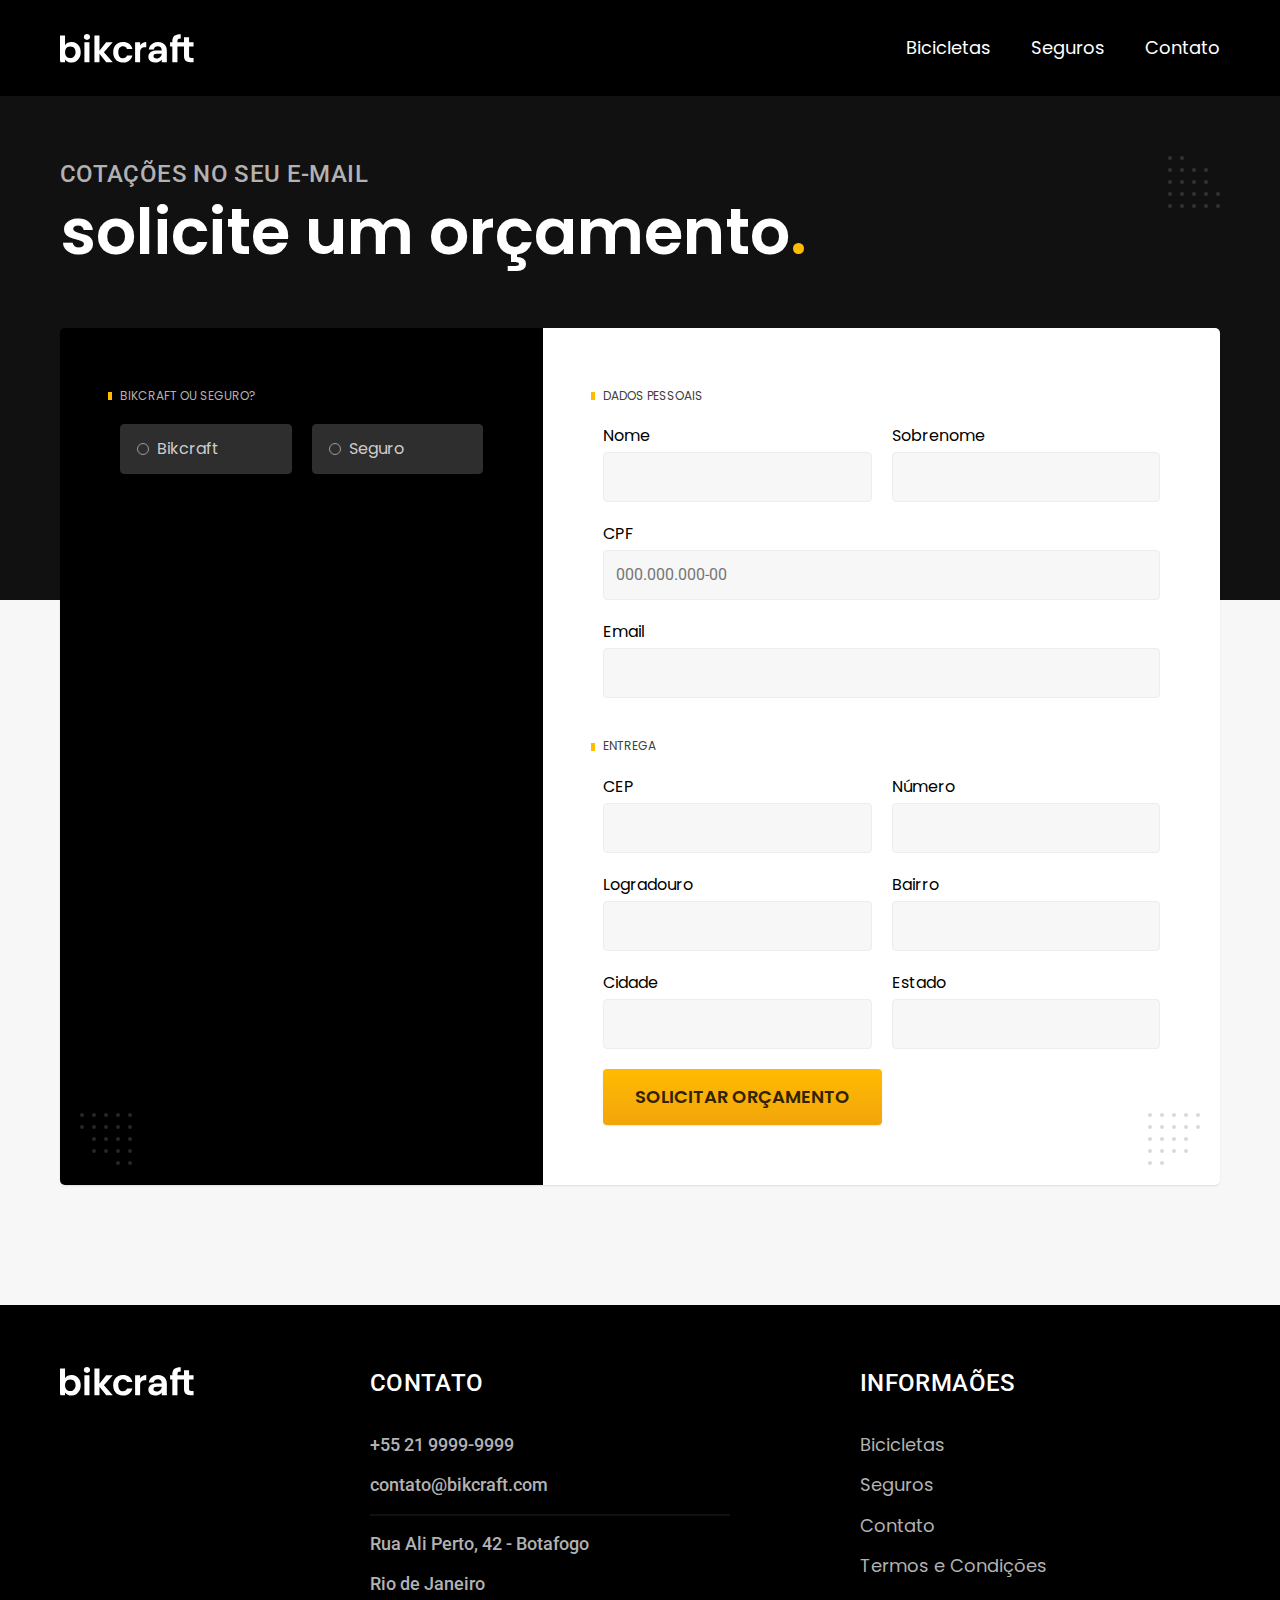
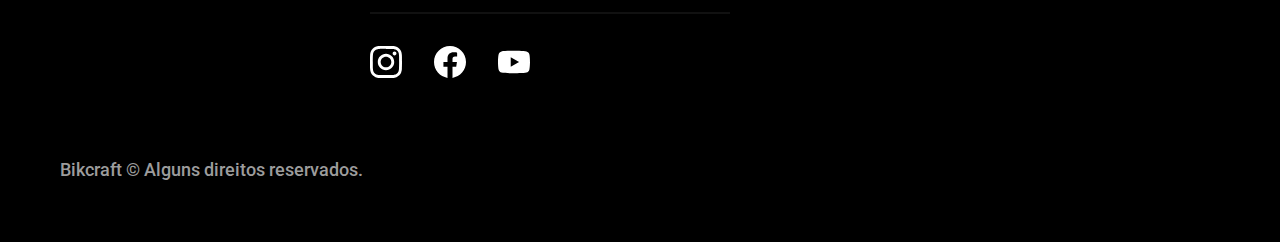
<file: orcamento.html>
<!DOCTYPE html>
<html lang="pt-br">

<head>
  <meta charset="UTF-8">
  <meta name="viewport" content="width=device-width, initial-scale=1.0">
  <meta name="description" content="Termos e condições.">
  <title>Orçamento | Bikcraft</title>
    <link rel="icon" href="./favicon.svg" type="image/svg+xml">
  <link rel="preload" href="src/css/style.min.css" as="style">
  <link rel="stylesheet" href="src/css/style.min.css">
  <link rel="preconnect" href="https://fonts.googleapis.com">
  <link rel="preconnect" href="https://fonts.gstatic.com" crossorigin>
  <link href="https://fonts.googleapis.com/css2?family=Merriweather:ital,wght@1,900&family=Poppins:wght@400;600&family=Roboto:wght@400;500&display=swap" rel="stylesheet">
  <script>
    document.documentElement.classList.add('js');
  </script>
</head>

<body id="orcamento">
  <header class="header-bg">
    <div class="header container">
      <a href="./"><img src="./src/img/bikcraft.svg" alt="Bikcraft"></a>
      <nav aria-label="primária">
        <ul class="header-menu font-1-m cor-0">
          <li><a href="./bicicletas.html">Bicicletas</a></li>
          <li><a href="./seguros.html">Seguros</a></li>
          <li><a href="./contato.html">Contato</a></li>
        </ul>
      </nav>
    </div>
  </header>
  <main>
    <div class="titulo-bg">
      <div class="titulo container">
        <p class="font-2-l-b cor-5">Cotações no seu e-mail</p>
        <h1 class="font-1-xxl cor-0">solicite um orçamento<span class="cor-p1">.</span></h1>
      </div>
    </div>

    <form class="orcamento container" action="">
      <div class="orcamento-produto">
        <h2 class="font-1-xs cor-5">Bikcraft ou Seguro?</h2>
        <input type="radio" name="tipo" value="bikcraft" id="bikcraft">
        <label for="bikcraft">Bikcraft</label>

        <input type="radio" name="tipo" value="seguro" id="seguro">
        <label for="seguro">Seguro</label>

        <div class="orcamento-conteudo" id="orcamento-bikcraft">
          <h2 class="font-1-xs cor-5">Escolha a sua</h2>

          <input type="radio" name="produto" value="nimbus" id="nimbus">
          <label for="nimbus">Nimbus Stark <span>R$ 4999</span></label>
          <div class="orcamento-detalhes">
            <ul class="font-1-xs cor-8">
              <li><img src="src/img/icones/eletrica.svg" alt="">Motor Elétrico</li>
              <li><img src="src/img/icones/carbono.svg" alt="">Fibra de Carbono</li>
              <li><img src="src/img/icones/velocidade.svg" alt="">50km/h</li>
              <li><img src="src/img/icones/rastreador.svg" alt="">Rastreador</li>
            </ul>
            <img src="./src/img/bicicletas/nimbus.jpg" alt="Bicicleta Preta
            ">
          </div>

          <input type="radio" name="produto" value="magic" id="magic">
          <label for="magic">Magic Might <span>R$ 2499</span></label>
          <div class="orcamento-detalhes">
            <ul class="font-1-xs cor-8">
              <li><img src="src/img/icones/eletrica.svg" alt="">Motor Elétrico</li>
              <li><img src="src/img/icones/carbono.svg" alt="">Fibra de Carbono</li>
              <li><img src="src/img/icones/velocidade.svg" alt="">45km/h</li>
              <li><img src="src/img/icones/rastreador.svg" alt="">Rastreador</li>
            </ul>
            <img src="./src/img/bicicletas/magic.jpg" alt="Bicicleta Preta
            ">
          </div>

          <input type="radio" name="produto" value="nebula" id="nebula">
          <label for="nebula">Nebula Cosmic <span>R$ 3499</span></label>
          <div class="orcamento-detalhes">
            <ul class="font-1-xs cor-8">
              <li><img src="src/img/icones/eletrica.svg" alt="">Motor Elétrico</li>
              <li><img src="src/img/icones/carbono.svg" alt="">Fibra de Carbono</li>
              <li><img src="src/img/icones/velocidade.svg" alt="">40km/h</li>
              <li><img src="src/img/icones/rastreador.svg" alt="">Rastreador</li>
            </ul>
            <img src="./src/img/bicicletas/nebula.jpg" alt="Bicicleta Preta
            ">
          </div>
          
        </div>

        <div class="orcamento-conteudo" id="orcamento-seguro">
          <h2 class="font-1-xs cor-0">Escolha o Plano</h2>
          <input type="radio" name="produto" value="prata" id="prata">
          <label for="prata">Prata <span>R$ 199</span></label>

          <input type="radio" name="produto" value="ouro" id="ouro">
          <label for="ouro">Ouro <span>R$ 299</span></label>
        </div>
      </div>
      <div class="orcamento-dados form">
        <h2 class="font-1-xs cor-9 col-2">dados pessoais</h2>
        <div>
          <label for="nome">Nome</label>
          <input type="text" id="nome" name="nome">
        </div>
        <div>
          <label for="sobrenome">Sobrenome</label>
          <input type="text" id="sobrenome" name="sobrenome">
        </div>
        <div class="col-2">
          <label for="cpf">CPF</label>
          <input type="text" id="cpf" name="cpf" placeholder="000.000.000-00">
        </div>
        <div class="col-2">
          <label for="email">Email</label>
          <input type="email" id="email" name="email">
        </div>
        <h2 class="font-1-xs cor-9 col-2">Entrega</h2>
        <div>
          <label for="cep">CEP</label>
          <input type="text" id="cep" name="cep">
        </div>
        <div>
          <label for="numero">Número</label>
          <input type="text" id="numero" name="numero">
        </div>
        <div>
          <label for="logradouro">Logradouro</label>
          <input type="text" id="logradouro" name="logradouro">
        </div>
        <div>
          <label for="bairro">Bairro</label>
          <input type="text" id="bairro" name="bairro">
        </div>
        <div>
          <label for="cidade">Cidade</label>
          <input type="text" id="cidade" name="cidade">
        </div>
        <div>
          <label for="estado">Estado</label>
          <input type="text" id="estado" name="estado">
        </div>
        <button class="botao col-2">Solicitar Orçamento</button>
      </div>
    </form>
  </main>

  <footer class="footer-bg">
    <div class="footer container">
      <img src="./src/img/bikcraft.svg" alt="Bikcraft">
      <div class="footer-contato">
        <h3 class="font-2-l-b cor-0">Contato</h3>
        <ul class=" font-2-m cor-5">
          <li>
            <a href="tel:+552199999999">+55 21 9999-9999</a>
          </li>
          <li>
            <a href="mailto:contato@bikcraft.com">contato@bikcraft.com</a>
          </li>
          <li>Rua Ali Perto, 42 - Botafogo</li>
          <li>Rio de Janeiro</li>
        </ul>
        <div class="footer-redes">
          <a href="./">
            <img src="./src/img/redes/instagram.svg" alt="Instagram">
          </a>
          <a href="./">
            <img src="./src/img/redes/facebook.svg" alt="facebook">
          </a>
          <a href="./">
            <img src="./src/img/redes/youtube.svg" alt="Youtube">
          </a>
        </div>
      </div>
      <div class="footer-informacoes">
        <h3 class="font-2-l-b cor-0">Informaões</h3>
        <nav>
          <ul class="font-1-m cor-5">
            <li>
              <a href="./bicicletas.html">Bicicletas</a>
            </li>
            <li>
              <a href="./seguros.html">Seguros</a>
            </li>
            <li>
              <a href="./contato.html">Contato</a>
            </li>
            <li>
              <a href="./termos.html">Termos e Condições</a>
            </li>
          </ul>
        </nav>
      </div>
      <p class="footer-copy font-2-m cor-6">Bikcraft © Alguns direitos reservados.</p>
    </div>
  </footer>
  <script src="src/js/script.js"></script>
</body>
  
  </html>
</file>
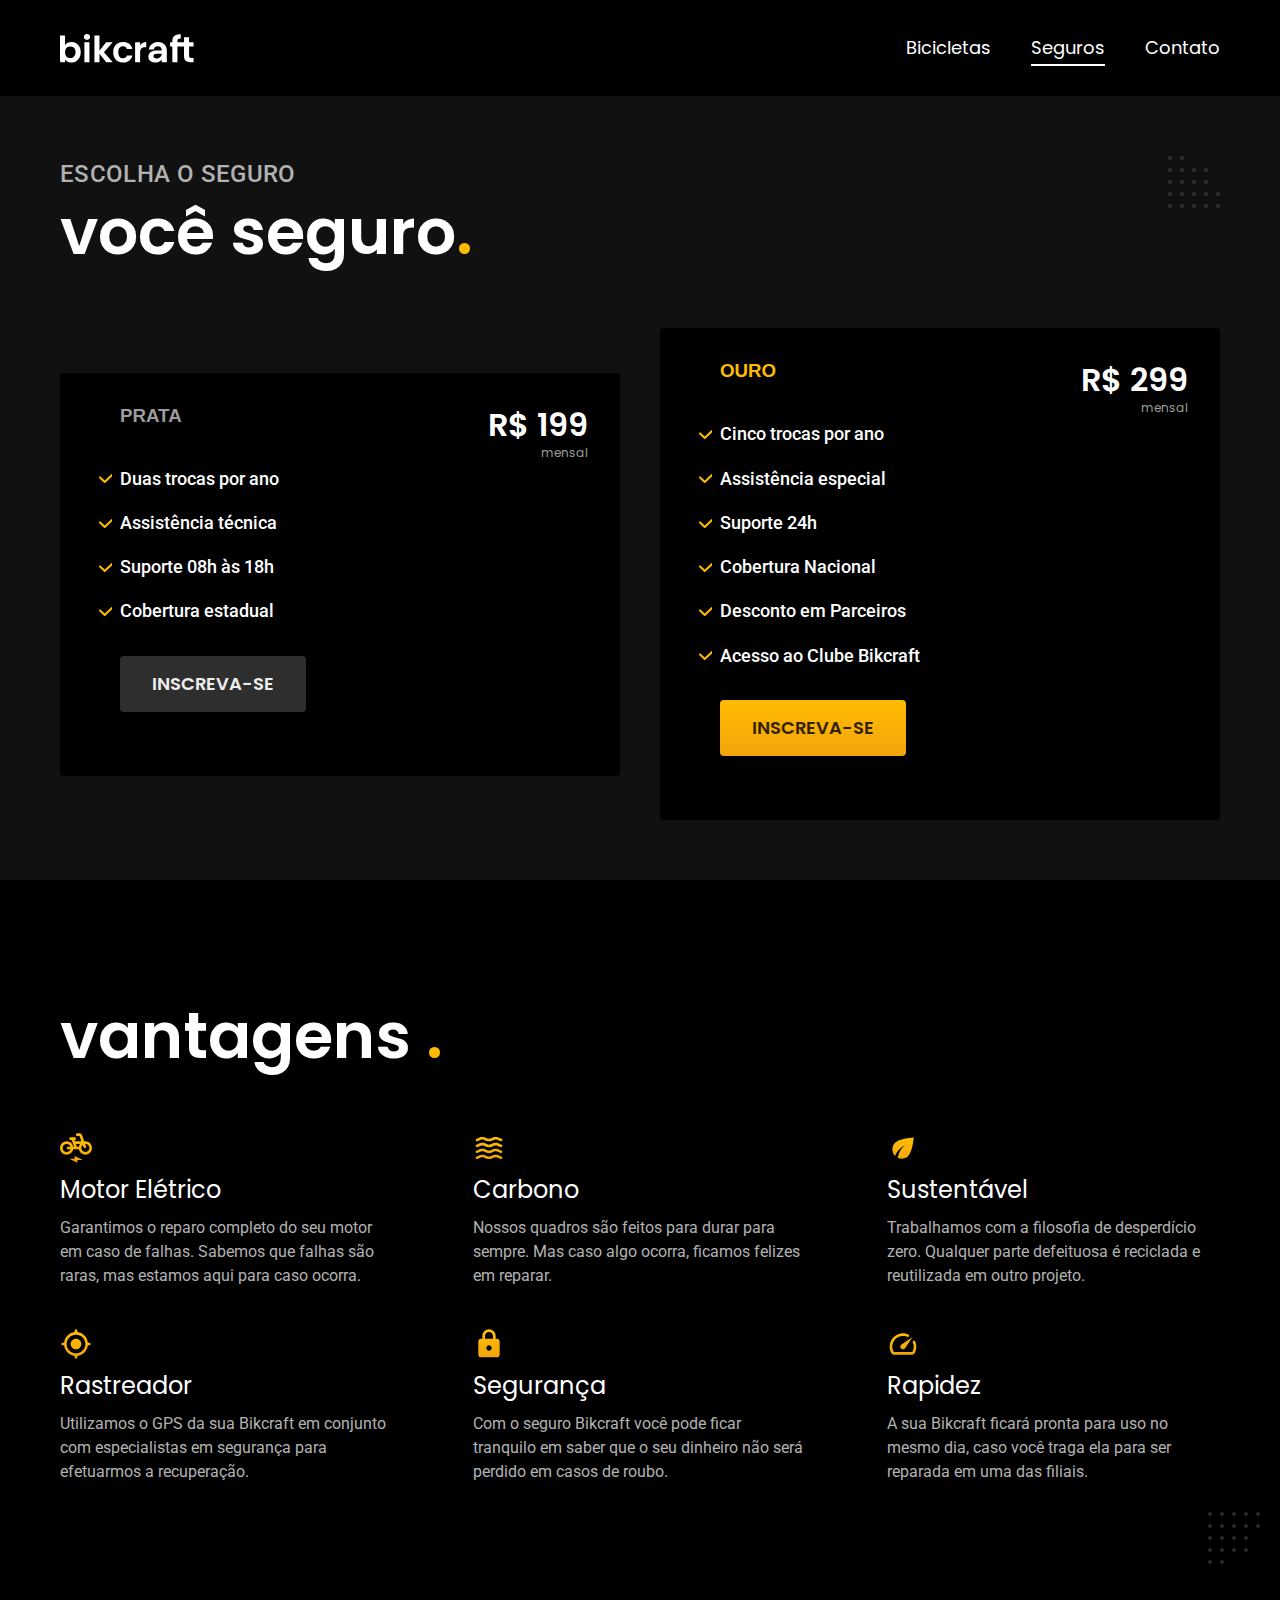
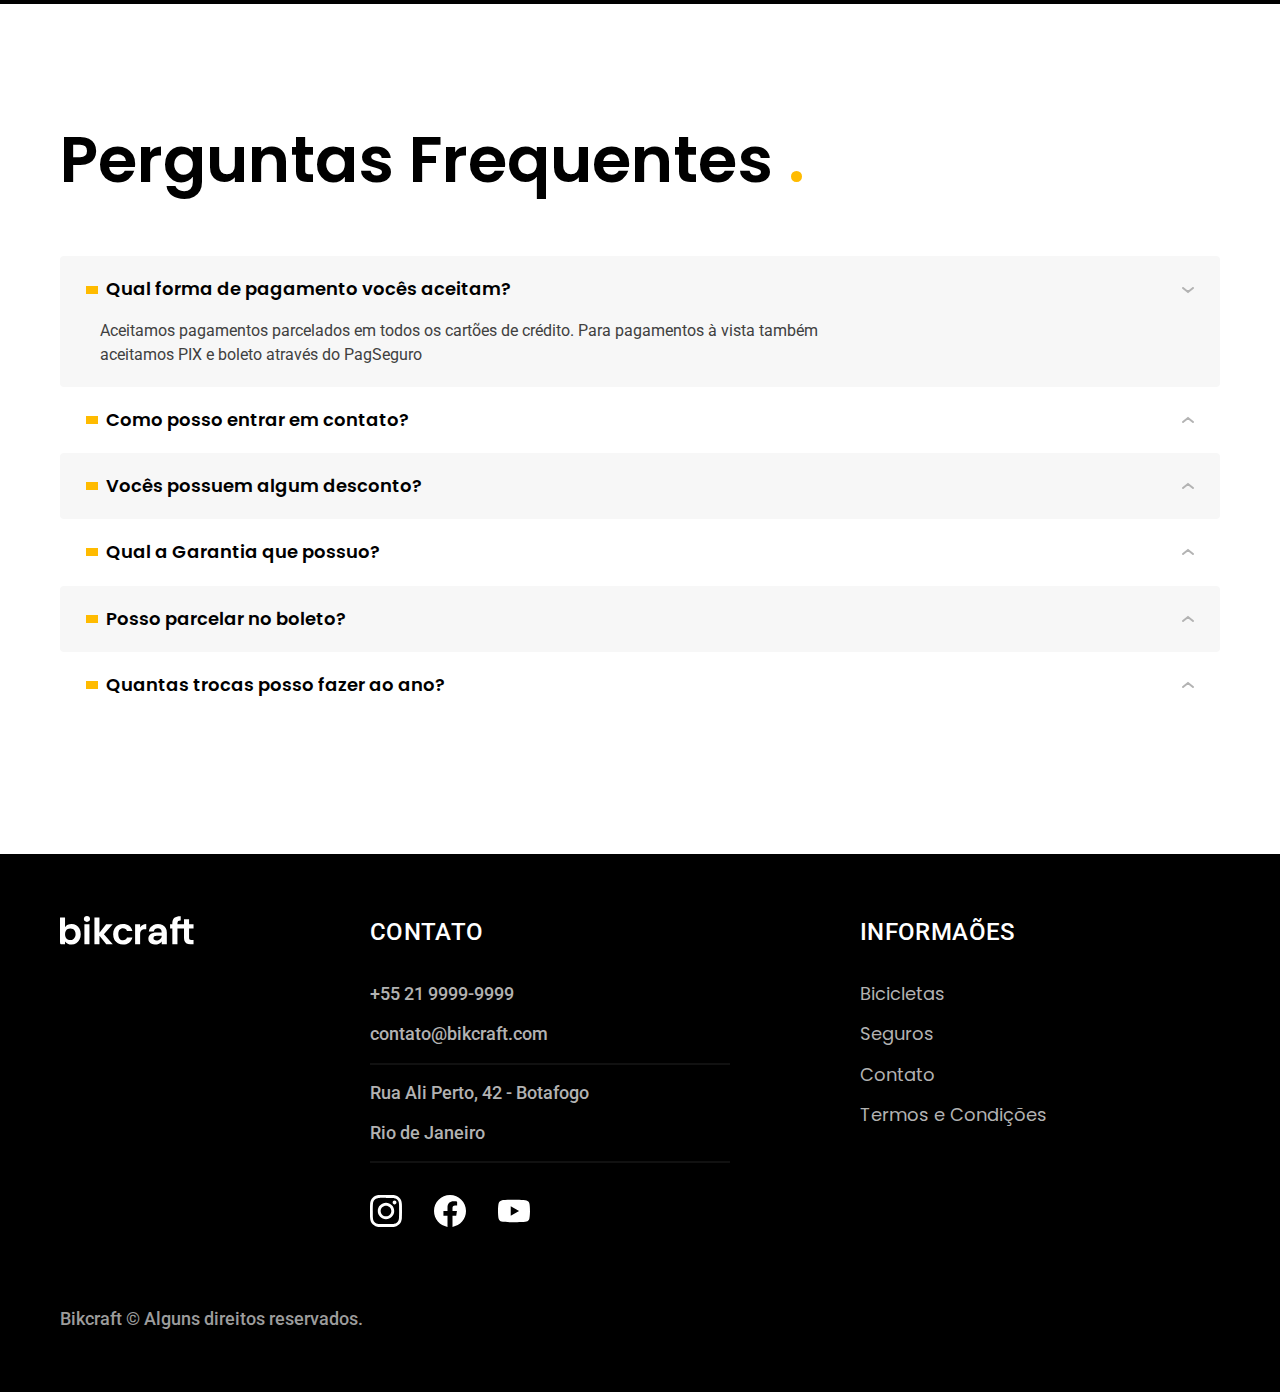
<file: seguros.html>
<!DOCTYPE html>
<html lang="pt-br">

<head>
  <meta charset="UTF-8">
  <meta name="viewport" content="width=device-width, initial-scale=1.0">
  <meta name="description" content="Seguros.">
  <title>Seguros | Bikcraft</title>
    <link rel="icon" href="./favicon.svg" type="image/svg+xml">
  <link rel="preload" href="src/css/style.min.css" as="style">
  <link rel="stylesheet" href="src/css/style.min.css">
  <link rel="preconnect" href="https://fonts.googleapis.com">
  <link rel="preconnect" href="https://fonts.gstatic.com" crossorigin>
  <link href="https://fonts.googleapis.com/css2?family=Merriweather:ital,wght@1,900&family=Poppins:wght@400;600&family=Roboto:wght@400;500&display=swap" rel="stylesheet">
  <script>
    document.documentElement.classList.add('js');
  </script>
</head>

<body id="seguros">
  <header class="header-bg">
    <div class="header container">
      <a href="./"><img src="./src/img/bikcraft.svg" alt="Bikcraft"></a>
      <nav aria-label="primária">
        <ul class="header-menu font-1-m cor-0">
          <li><a href="./bicicletas.html">Bicicletas</a></li>
          <li><a href="./seguros.html">Seguros</a></li>
          <li><a href="./contato.html">Contato</a></li>
        </ul>
      </nav>
    </div>
  </header>
  <main class="seguros-bg">
    <div class="titulo-bg">
      <div class="titulo container">
        <p class="font-2-l-b cor-5">Escolha o Seguro</p>
        <h1 class="font-1-xxl cor-0">você seguro<span class="cor-p1">.</span></h1>
      </div>
    </div>

      <div class="seguros container">
        <div class="seguros-item fadeInLeft" data-anime="200">
          <h3 class="cont-1-xl cor-6">PRATA</h3>
          <span class="font-1-xl cor-0">R$ 199 <span class="font-1-xs cor-6">mensal</span></span>
          <ul class="font-2-m cor-0">
            <li>Duas trocas por ano</li>
            <li>Assistência técnica</li>
            <li>Suporte 08h às 18h</li>
            <li>Cobertura estadual</li>
          </ul>
          <a href="./orcamento.html?tipo=seguro&produto=prata" class="botao secundario">Inscreva-se</a>
        </div>
    
        <div class="seguros-item fadeInRight" data-anime="400">
          <h3 class="cont-1-xl cor-p1">OURO</h3>
          <span class="font-1-xl cor-0">R$ 299 <span class="font-1-xs cor-6">mensal</span></span>
          <ul class="font-2-m cor-0">
            <li>Cinco trocas por ano</li>
            <li>Assistência especial</li>
            <li>Suporte 24h</li>
            <li>Cobertura Nacional</li>
            <li>Desconto em Parceiros</li>
            <li>Acesso ao Clube Bikcraft</li>
          </ul>
          <a href="./orcamento.html?tipo=seguro&produto=ouro" class="botao">Inscreva-se</a>
        </div>
      </div>
  </main>

  <article class="vantagens-bg">
    <div class="vantagens container">
      <h2 class="font-1-xxl cor-0">vantagens <span class="cor-p1">.</span></h2>
      <ul>
        <li>
          <img src="./src/img/icones/eletrica.svg" alt="">
          <h3 class="font-1-l cor-0">Motor Elétrico</h3>
          <p class="font-2-s cor-5">Garantimos o reparo completo do seu motor em caso de falhas. Sabemos que falhas são raras, mas estamos aqui para caso ocorra.</p>
        </li>
        <li>
          <img src="./src/img/icones/carbono.svg" alt="">
          <h3 class="font-1-l cor-0">Carbono</h3>
          <p class="font-2-s cor-5">Nossos quadros são feitos para durar para sempre. Mas caso algo ocorra, ficamos felizes em reparar.</p>
        </li>
        <li>
          <img src="./src/img/icones/sustentavel.svg" alt="">
          <h3 class="font-1-l cor-0">Sustentável</h3>
          <p class="font-2-s cor-5">Trabalhamos com a filosofia de desperdício zero. Qualquer parte defeituosa é reciclada e reutilizada em outro projeto.</p>
        </li>
        <li>
          <img src="./src/img/icones/rastreador.svg" alt="">
          <h3 class="font-1-l cor-0">Rastreador</h3>
          <p class="font-2-s cor-5">Utilizamos o GPS da sua Bikcraft em conjunto com especialistas em segurança para efetuarmos a recuperação.</p>
        </li>
        <li>
          <img src="./src/img/icones/seguro.svg" alt="">
          <h3 class="font-1-l cor-0">Segurança</h3>
          <p class="font-2-s cor-5">Com o seguro Bikcraft você pode ficar tranquilo em saber que o seu dinheiro não será perdido em casos de roubo.</p>
        </li>
        <li>
          <img src="./src/img/icones/velocidade.svg" alt="">
          <h3 class="font-1-l cor-0">Rapidez</h3>
          <p class="font-2-s cor-5">A sua Bikcraft ficará pronta para uso no mesmo dia, caso você traga ela para ser reparada em uma das filiais.</p>
        </li>
      </ul>
    </div>
  </article>

  <article class="perguntas container">
    <h2 class="font-1-xxl">Perguntas Frequentes <span class="cor-p1">.</span></h2>
    <dl>
      <div>
        <dt><button class="font-1-m-b" aria-controls="pergunta1" aria-expanded="true">Qual forma de pagamento vocês aceitam?</button></dt>
        <dd id="pergunta1" class="font-2-s cor-9 ativa">Aceitamos pagamentos parcelados em todos os cartões de crédito. Para pagamentos à vista também aceitamos PIX e boleto através do PagSeguro</dd>
      </div>
      <div>
        <dt><button class="font-1-m-b" aria-controls="pergunta2" aria-expanded="false">Como posso entrar em contato?</button></dt>
        <dd id="pergunta2" class="font-2-s cor-9">Aceitamos pagamentos parcelados em todos os cartões de crédito. Para pagamentos à vista também aceitamos PIX e boleto através do PagSeguro</dd>
      </div>
      <div>
        <dt><button class="font-1-m-b" aria-controls="pergunta3" aria-expanded="false">Vocês possuem algum desconto?</button></dt>
        <dd id="pergunta3" class="font-2-s cor-9">Aceitamos pagamentos parcelados em todos os cartões de crédito. Para pagamentos à vista também aceitamos PIX e boleto através do PagSeguro</dd>
      </div>
      <div>
        <dt><button class="font-1-m-b" aria-controls="pergunta4" aria-expanded="false">Qual a Garantia que possuo?</button></dt>
        <dd id="pergunta4" class="font-2-s cor-9">Aceitamos pagamentos parcelados em todos os cartões de crédito. Para pagamentos à vista também aceitamos PIX e boleto através do PagSeguro</dd>
      </div>
      <div>
        <dt><button class="font-1-m-b" aria-controls="pergunta5" aria-expanded="false">Posso parcelar no boleto?</button></dt>
        <dd id="pergunta5" class="font-2-s cor-9">Aceitamos pagamentos parcelados em todos os cartões de crédito. Para pagamentos à vista também aceitamos PIX e boleto através do PagSeguro</dd>
      </div>
      <div>
        <dt><button class="font-1-m-b" aria-controls="pergunta6" aria-expanded="false">Quantas trocas posso fazer ao ano?</button></dt>
        <dd id="pergunta6" class="font-2-s cor-9">Aceitamos pagamentos parcelados em todos os cartões de crédito. Para pagamentos à vista também aceitamos PIX e boleto através do PagSeguro</dd>
      </div>
    </dl>
  </article>
  <footer class="footer-bg">
    <div class="footer container">
      <img src="./src/img/bikcraft.svg" alt="Bikcraft">
      <div class="footer-contato">
        <h3 class="font-2-l-b cor-0">Contato</h3>
        <ul class=" font-2-m cor-5">
          <li>
            <a href="tel:+552199999999">+55 21 9999-9999</a>
          </li>
          <li>
            <a href="mailto:contato@bikcraft.com">contato@bikcraft.com</a>
          </li>
          <li>Rua Ali Perto, 42 - Botafogo</li>
          <li>Rio de Janeiro</li>
        </ul>
        <div class="footer-redes">
          <a href="./">
            <img src="./src/img/redes/instagram.svg" alt="Instagram">
          </a>
          <a href="./">
            <img src="./src/img/redes/facebook.svg" alt="facebook">
          </a>
          <a href="./">
            <img src="./src/img/redes/youtube.svg" alt="Youtube">
          </a>
        </div>
      </div>
      <div class="footer-informacoes">
        <h3 class="font-2-l-b cor-0">Informaões</h3>
        <nav>
          <ul class="font-1-m cor-5">
            <li>
              <a href="./bicicletas.html">Bicicletas</a>
            </li>
            <li>
              <a href="./seguros.html">Seguros</a>
            </li>
            <li>
              <a href="./contato.html">Contato</a>
            </li>
            <li>
              <a href="./termos.html">Termos e Condições</a>
            </li>
          </ul>
        </nav>
      </div>
      <p class="footer-copy font-2-m cor-6">Bikcraft © Alguns direitos reservados.</p>
    </div>
  </footer>
  <script src="./src/js/plugins/simple-anime.js"></script>
  <script src="src/js/script.js"></script>
</body>
  
  </html>
</file>
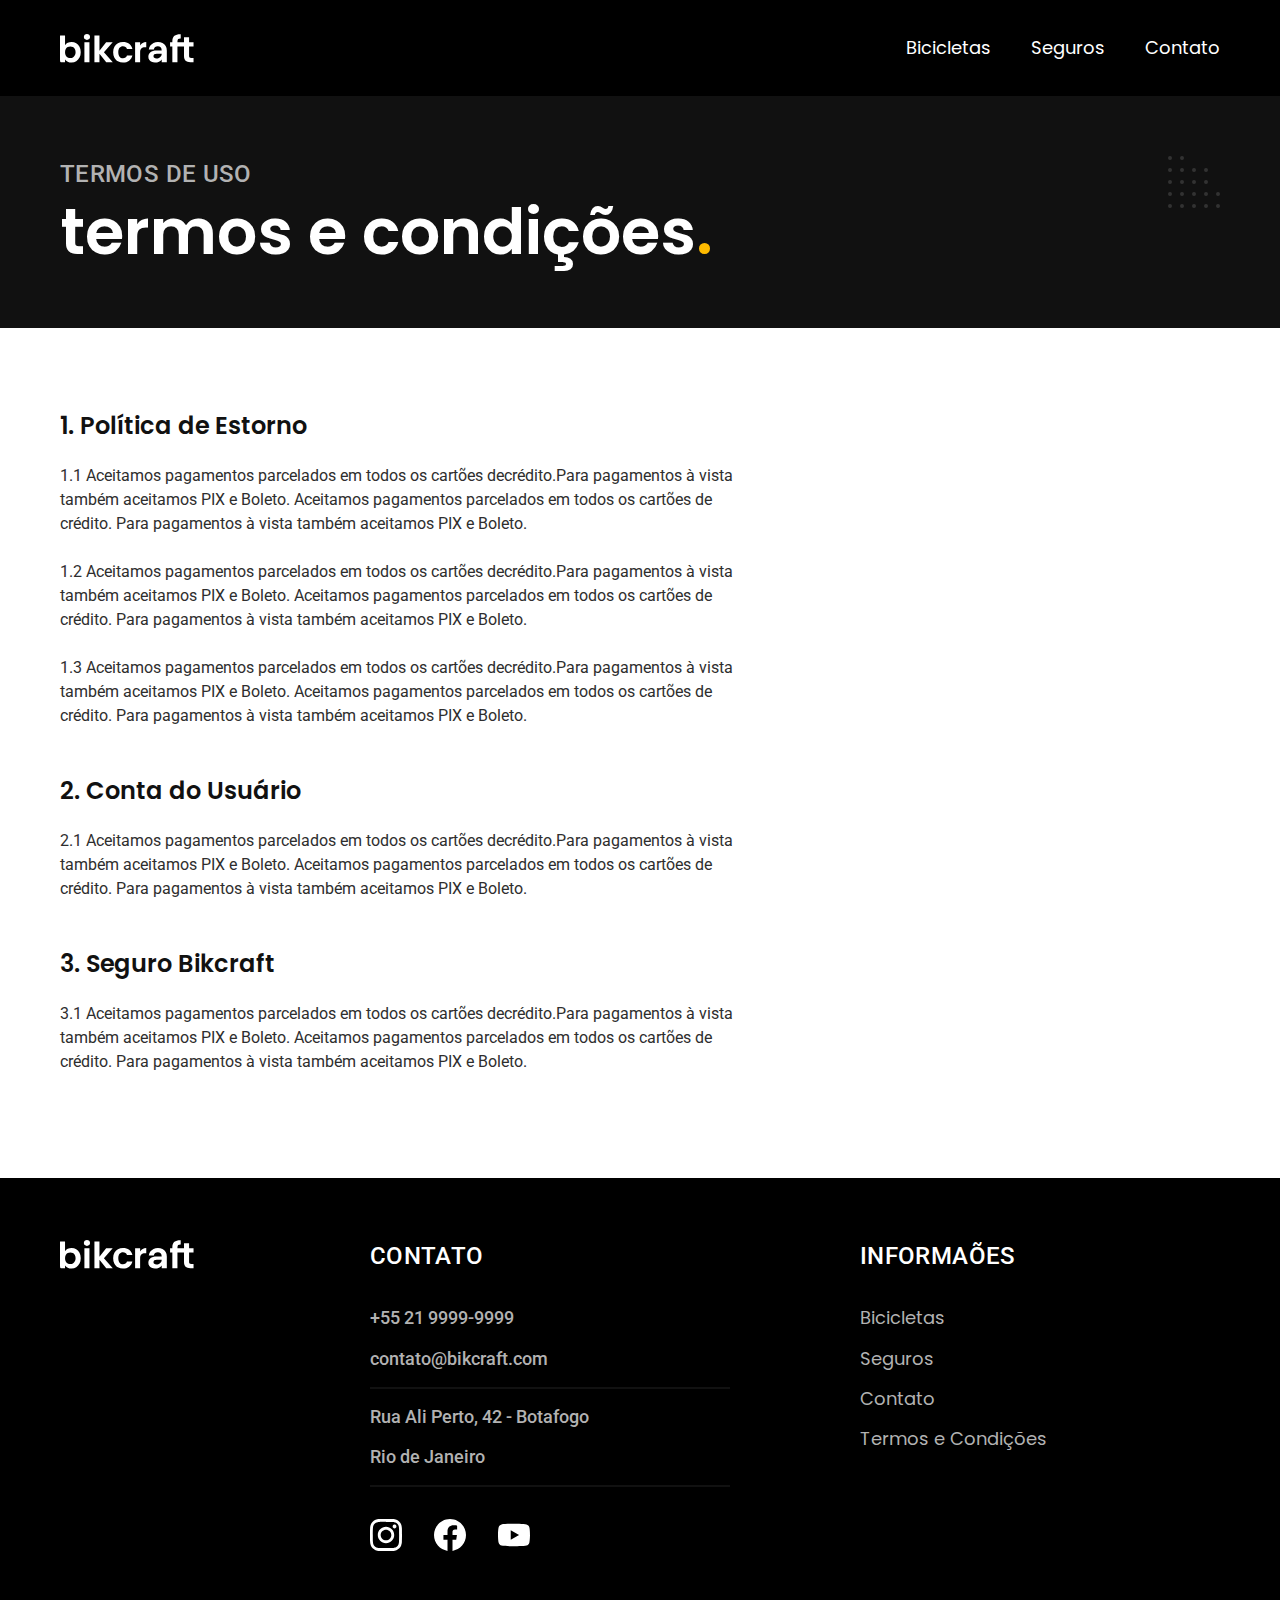
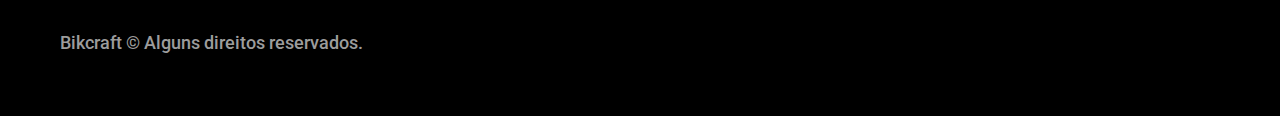
<file: termos.html>
<!DOCTYPE html>
<html lang="pt-br">

<head>
  <meta charset="UTF-8">
  <meta name="viewport" content="width=device-width, initial-scale=1.0">
  <meta name="description" content="Termos e condições.">
  <title>Termos e Condições | Bikcraft</title>
    <link rel="icon" href="./favicon.svg" type="image/svg+xml">
  <link rel="preload" href="src/css/style.min.css" as="style">
  <link rel="stylesheet" href="src/css/style.min.css">
  <link rel="preconnect" href="https://fonts.googleapis.com">
  <link rel="preconnect" href="https://fonts.gstatic.com" crossorigin>
  <link href="https://fonts.googleapis.com/css2?family=Merriweather:ital,wght@1,900&family=Poppins:wght@400;600&family=Roboto:wght@400;500&display=swap" rel="stylesheet">
  <script>
    document.documentElement.classList.add('js');
  </script>
</head>

<body id="termos">
  <header class="header-bg">
    <div class="header container">
      <a href="./"><img src="./src/img/bikcraft.svg" alt="Bikcraft"></a>
      <nav aria-label="primária">
        <ul class="header-menu font-1-m cor-0">
          <li><a href="./bicicletas.html">Bicicletas</a></li>
          <li><a href="./seguros.html">Seguros</a></li>
          <li><a href="./contato.html">Contato</a></li>
        </ul>
      </nav>
    </div>
  </header>
  <main>
    <div class="titulo-bg">
      <div class="titulo container">
        <p class="font-2-l-b cor-5">Termos de Uso</p>
        <h1 class="font-1-xxl cor-0">termos e condições<span class="cor-p1">.</span></h1>
        
      </div>
    </div>
    <div class="termos font-2-s cor-10 container">
      <h2 class="font-1-l cor-11">1. Política de Estorno</h2>
      <p>1.1 Aceitamos pagamentos parcelados em todos os cartões decrédito.Para pagamentos à vista também aceitamos PIX e Boleto. Aceitamos pagamentos parcelados em todos os cartões de crédito. Para pagamentos à vista também aceitamos PIX e Boleto.</p>
      <p>1.2 Aceitamos pagamentos parcelados em todos os cartões decrédito.Para pagamentos à vista também aceitamos PIX e Boleto. Aceitamos pagamentos parcelados em todos os cartões de crédito. Para pagamentos à vista também aceitamos PIX e Boleto.</p>
      <p>1.3 Aceitamos pagamentos parcelados em todos os cartões decrédito.Para pagamentos à vista também aceitamos PIX e Boleto. Aceitamos pagamentos parcelados em todos os cartões de crédito. Para pagamentos à vista também aceitamos PIX e Boleto.</p>
      <h2 class="font-1-l cor-11">2. Conta do Usuário</h2>
      <p>2.1 Aceitamos pagamentos parcelados em todos os cartões decrédito.Para pagamentos à vista também aceitamos PIX e Boleto. Aceitamos pagamentos parcelados em todos os cartões de crédito. Para pagamentos à vista também aceitamos PIX e Boleto.</p>
      <h2 class="font-1-l cor-11">3. Seguro Bikcraft</h2>
      <p>3.1 Aceitamos pagamentos parcelados em todos os cartões decrédito.Para pagamentos à vista também aceitamos PIX e Boleto. Aceitamos pagamentos parcelados em todos os cartões de crédito. Para pagamentos à vista também aceitamos PIX e Boleto.</p>
    </div>
  </main>

  <footer class="footer-bg">
    <div class="footer container">
      <img src="./src/img/bikcraft.svg" alt="Bikcraft">
      <div class="footer-contato">
        <h3 class="font-2-l-b cor-0">Contato</h3>
        <ul class=" font-2-m cor-5">
          <li>
            <a href="tel:+552199999999">+55 21 9999-9999</a>
          </li>
          <li>
            <a href="mailto:contato@bikcraft.com">contato@bikcraft.com</a>
          </li>
          <li>Rua Ali Perto, 42 - Botafogo</li>
          <li>Rio de Janeiro</li>
        </ul>
        <div class="footer-redes">
          <a href="./">
            <img src="./src/img/redes/instagram.svg" alt="Instagram">
          </a>
          <a href="./">
            <img src="./src/img/redes/facebook.svg" alt="facebook">
          </a>
          <a href="./">
            <img src="./src/img/redes/youtube.svg" alt="Youtube">
          </a>
        </div>
      </div>
      <div class="footer-informacoes">
        <h3 class="font-2-l-b cor-0">Informaões</h3>
        <nav>
          <ul class="font-1-m cor-5">
            <li>
              <a href="./bicicletas.html">Bicicletas</a>
            </li>
            <li>
              <a href="./seguros.html">Seguros</a>
            </li>
            <li>
              <a href="./contato.html">Contato</a>
            </li>
            <li>
              <a href="./termos.html">Termos e Condições</a>
            </li>
          </ul>
        </nav>
      </div>
      <p class="footer-copy font-2-m cor-6">Bikcraft © Alguns direitos reservados.</p>
    </div>
  </footer>
  <script src="src/js/script.js"></script>
</body>
  
  </html>
</file>
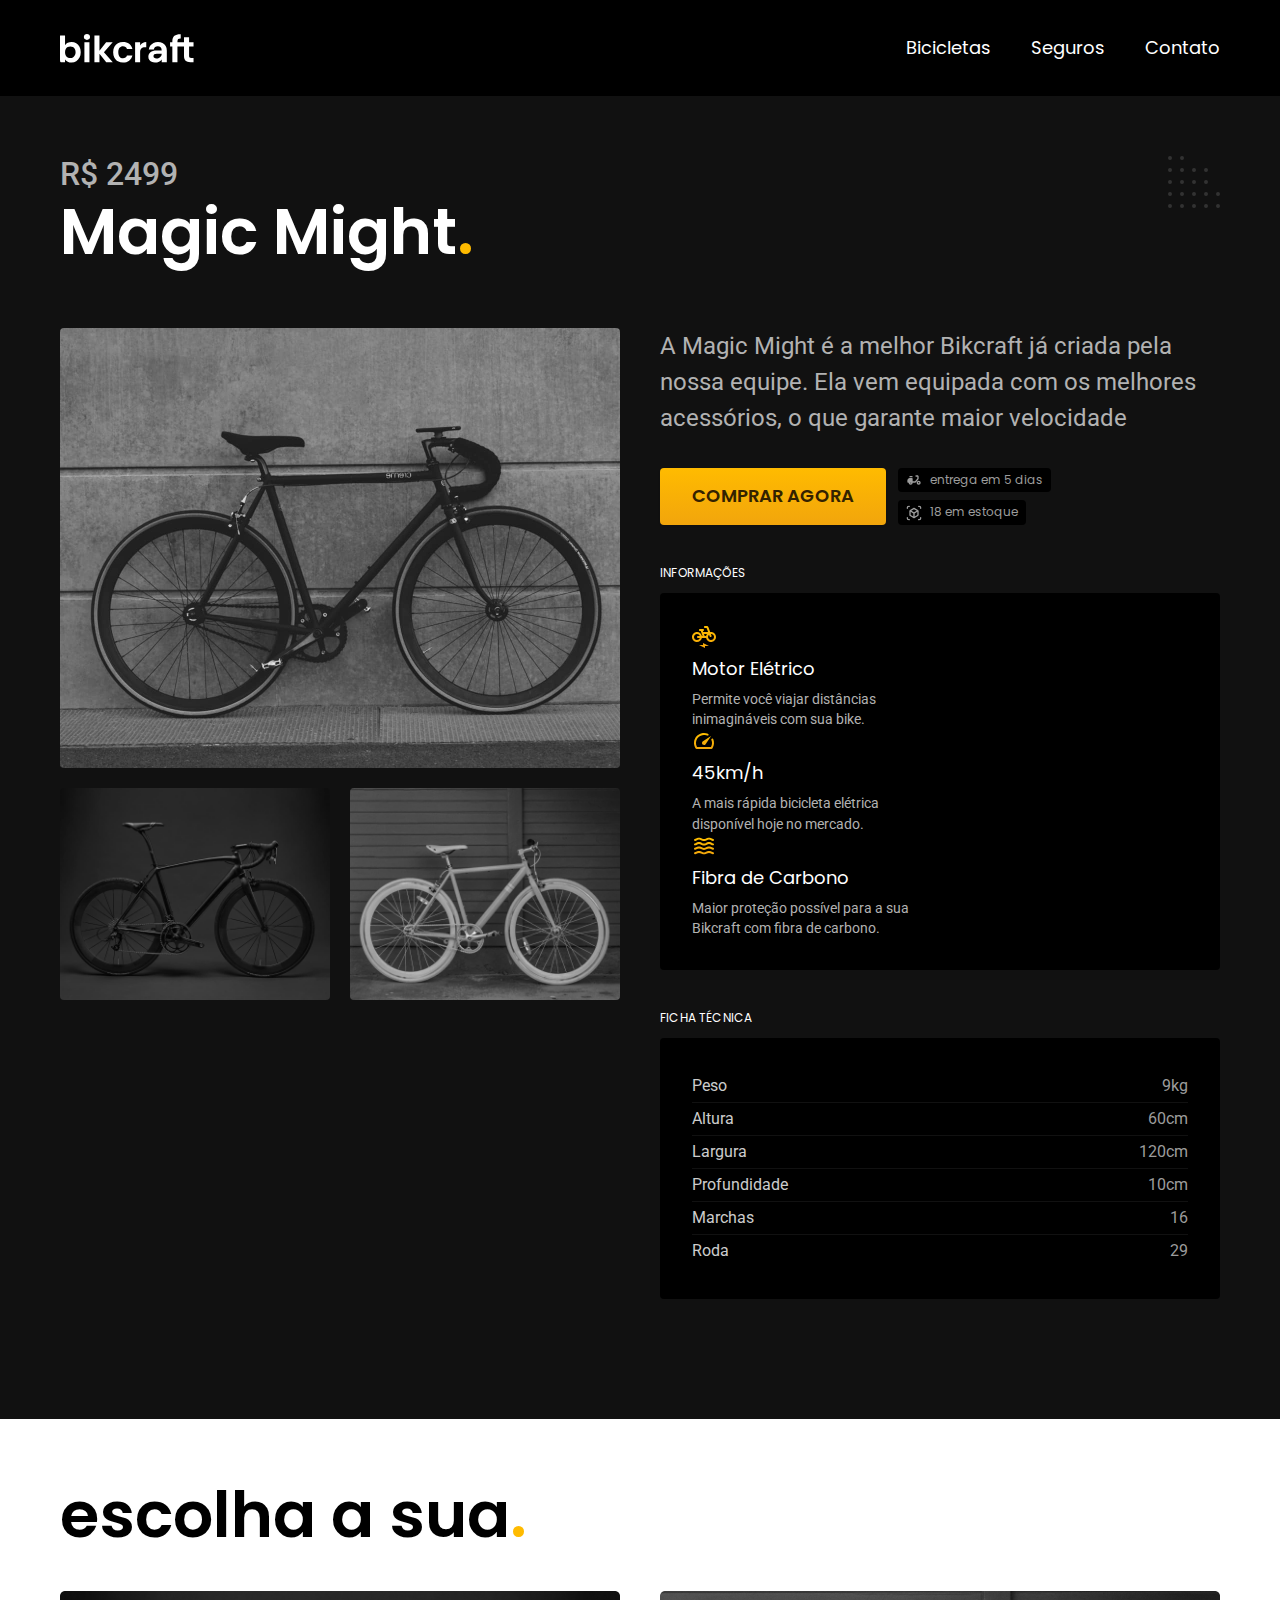
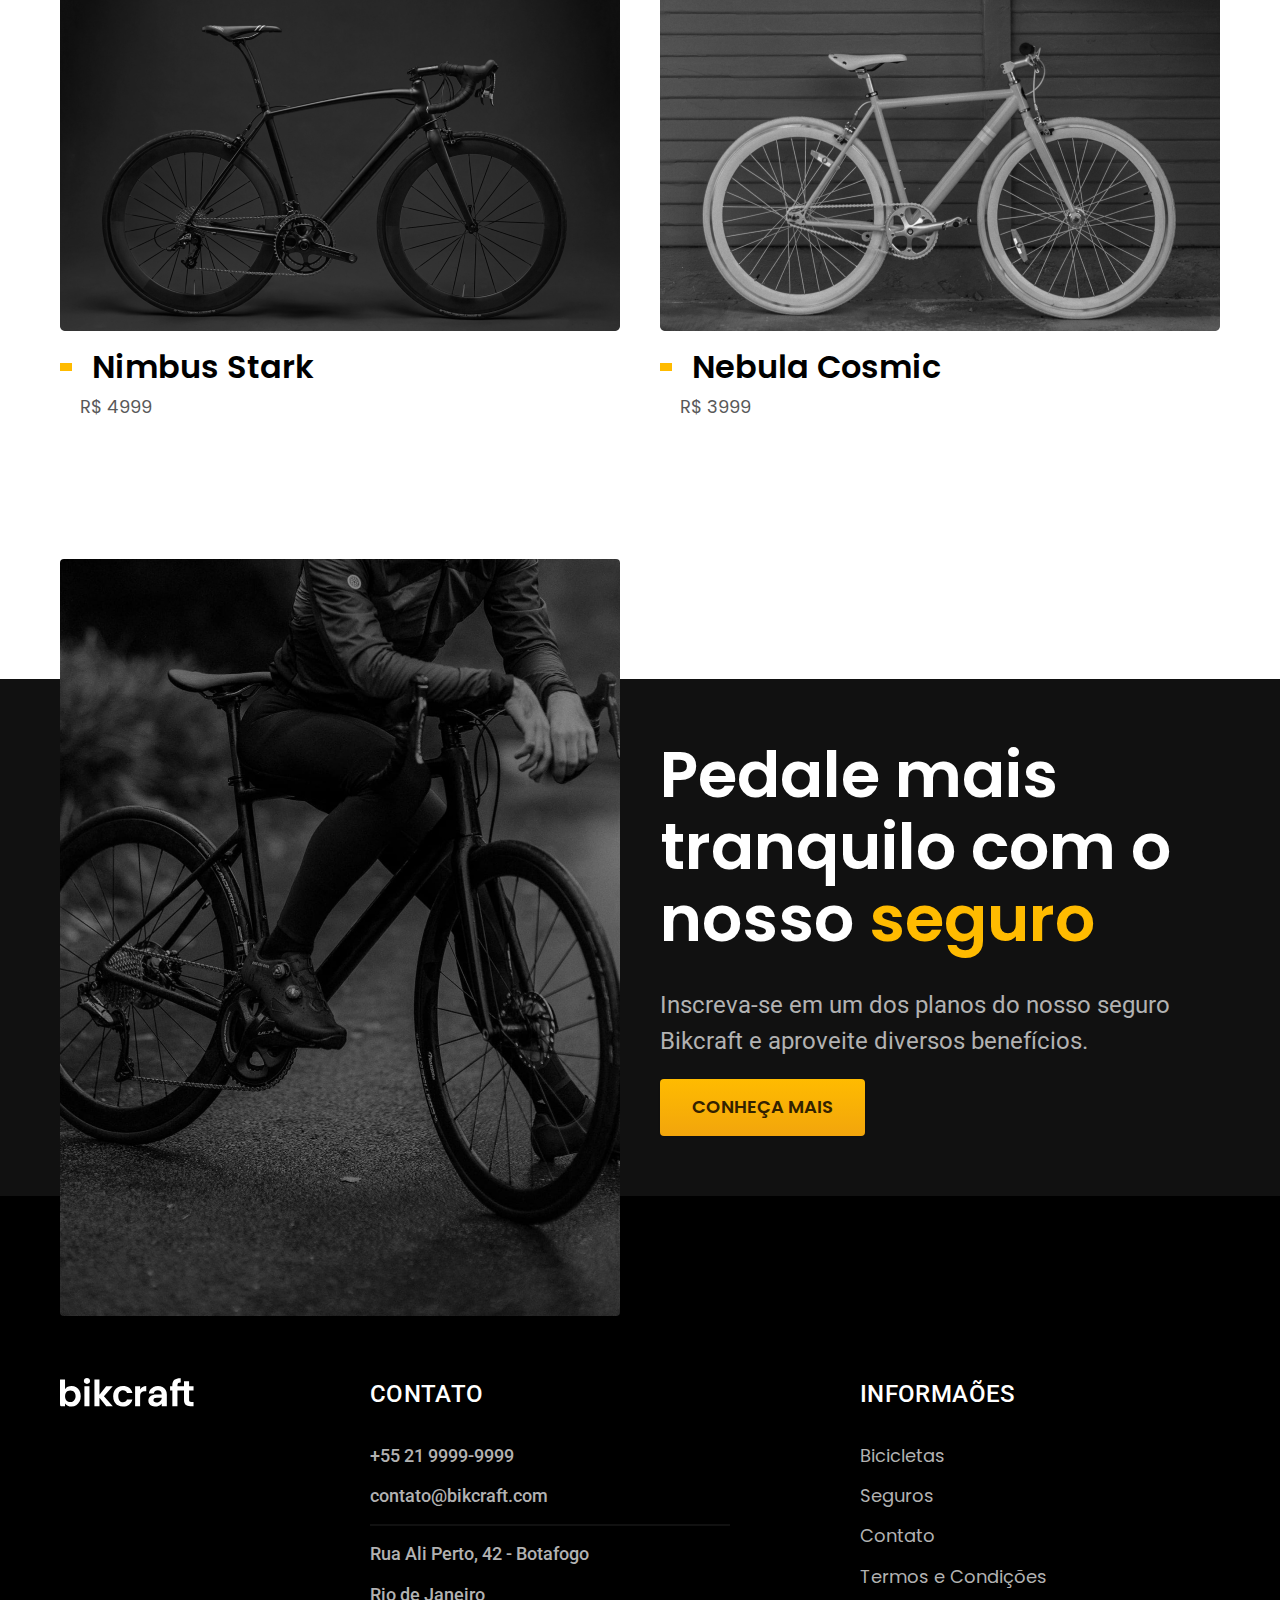
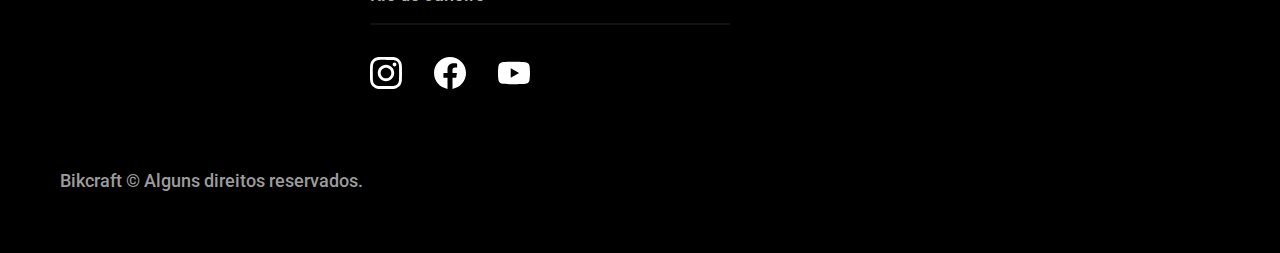
<file: bicicletas/magic.html>
<!DOCTYPE html>
<html lang="pt-br">

<head>
  <meta charset="UTF-8">
  <meta name="viewport" content="width=device-width, initial-scale=1.0">
  <title>Magic | Bikcraft</title>
  <meta name="description" content="Magic">
  <link rel="icon" href="../favicon.svg" type="image/svg+xml">
  <link rel="stylesheet" href="../src/css/style.min.css">
  <link rel="preconnect" href="https://fonts.googleapis.com">
  <link rel="preconnect" href="https://fonts.gstatic.com" crossorigin>
  <link href="https://fonts.googleapis.com/css2?family=Merriweather:ital,wght@1,900&family=Poppins:wght@400;600&family=Roboto:wght@400;500&display=swap" rel="stylesheet">
  <script>
    document.documentElement.classList.add('js');
  </script>
</head>

<body id="bicicleta">
  <header class="header-bg">
    <div class="header container">
      <a href="../"><img src="../src/img/bikcraft.svg" alt="Bikcraft"></a>
      <nav aria-label="primária">
        <ul class="header-menu font-1-m cor-0">
          <li><a href="../bicicletas.html">Bicicletas</a></li>
          <li><a href="../seguros.html">Seguros</a></li>
          <li><a href="../contato.html">Contato</a></li>
        </ul>
      </nav>
    </div>
  </header>
  <main class="titulo-bg">
    <div >
      <div class="titulo container">
        <p class="font-2-xl cor-5">R$ 2499</p>
        <h1 class="font-1-xxl cor-0">Magic Might<span class="cor-p1">.</span></h1>
      </div>
    </div>
    <div class="bicicleta container">
      <div class="bicicleta-imagens">
        <img src="../src/img/bicicleta/nimbus-2.jpg" alt="Bicicleta 1">
        <img src="../src/img/bicicleta/nimbus-1.jpg" alt="Bicicleta 2">
        <img src="../src/img/bicicleta/nimbus-3.jpg" alt="Bicicleta 3">
      </div>
      <div class="bicicleta-conteudo">
        <p class="font-2-l cor-5">A Magic Might é a melhor Bikcraft já criada pela nossa equipe. Ela vem equipada com os melhores acessórios, o que garante maior velocidade</p>
        <div class="bicicleta-comprar">
          <a href="../orcamento.html?tipo=bikcraft&produto=magic" class="botao">Comprar Agora</a>
          <span class="font-1-xs cor-6">
            <img src="../src/img/icones/entrega.svg" alt="">
            entrega em 5 dias
          </span>
          <span class="font-1-xs cor-6">
            <img src="../src/img/icones/estoque.svg" alt="">
            18 em estoque
          </span>
        </div>
        <h2 class="font-1-xs cor-0">Informações</h2>
        <div class="bicicleta-informacoes">
          <ul>
            <li>
              <img src="../src/img/icones/eletrica.svg" alt="">
              <h3 class="font-1-m cor-0">Motor Elétrico</h3>
              <p class="font-2-xs cor-5">Permite você viajar distâncias inimagináveis com sua bike.</p>
            </li>
            <li>
              <img src="../src/img/icones/velocidade.svg" alt="">
              <h3 class="font-1-m cor-0">45km/h</h3>
              <p class="font-2-xs cor-5">A mais rápida bicicleta elétrica disponível hoje no mercado.</p>
            </li>
            <li>
              <img src="../src/img/icones/carbono.svg" alt="">
              <h3 class="font-1-m cor-0">Fibra de Carbono</h3>
              <p class="font-2-xs cor-5">Maior proteção possível para a sua Bikcraft com fibra de carbono.</p>
            </li>
          </ul>
        </div>
        <h2 class="font-1-xs cor-0">Ficha Técnica</h2>
          <ul class="bicicleta-ficha font-2-s cor-4">
            <li>Peso <span>9kg</span> </li>
            <li>Altura <span>60cm</span> </li>
            <li>Largura <span>120cm</span> </li>
            <li>Profundidade <span>10cm</span> </li>
            <li>Marchas <span>16</span> </li>
            <li>Roda <span>29</span> </li>
          </ul>
      </div>
    </div>
  </main>

  <article class="bicicletas-lista container">
    <h2 class="font-1-xxl ">escolha a sua<span class="cor-p1">.</span></h2>
    <ul>
      <li>
        <a href="./nimbus.html">
          <img src="../src/img/bicicletas/nimbus.jpg" alt="Bicicleta Preta">
          <h3 class="font-1-xl">Nimbus Stark</h3>
          <span class="font-1-m cor-8">R$ 4999</span>
        </a>
      </li>
      <li>
        <a href="./nebula.html">
          <img src="../src/img/bicicletas/nebula.jpg" alt="Bicicleta Preta">
          <h3 class="font-1-xl">Nebula Cosmic</h3>
          <span class="font-1-m cor-8">R$ 3999</span>
        </a>
      </li>
    </ul>
  </article>

  <article class="seguro-bg">
    <div class="seguro container">
      <div class="seguro-imagem">
        <img src="../src/img/fotos/seguros.jpg" alt="Pessoa parada em cima de uma bicicleta.">
      </div>
      <div class="seguro-conteudo">
        <h2 class="font-1-xxl cor-0">Pedale mais tranquilo com o nosso <span class="cor-p1">seguro</span></h2>
        <p class="font-2-l cor-5">Inscreva-se em um dos planos do nosso seguro Bikcraft e aproveite diversos benefícios.</p>
        <a href="../seguros.html" class="botao">Conheça Mais</a>
      </div>
    </div>
  </article>
  <footer class="footer-bg">
    <div class="footer container">
      <img src="../src/img/bikcraft.svg" alt="Bikcraft">
      <div class="footer-contato">
        <h3 class="font-2-l-b cor-0">Contato</h3>
        <ul class=" font-2-m cor-5">
          <li>
            <a href="tel:+552199999999">+55 21 9999-9999</a>
          </li>
          <li>
            <a href="mailto:contato@bikcraft.com">contato@bikcraft.com</a>
          </li>
          <li>Rua Ali Perto, 42 - Botafogo</li>
          <li>Rio de Janeiro</li>
        </ul>
        <div class="footer-redes">
          <a href="./">
            <img src="../src/img/redes/instagram.svg" alt="Instagram">
          </a>
          <a href="./">
            <img src="../src/img/redes/facebook.svg" alt="facebook">
          </a>
          <a href="./">
            <img src="../src/img/redes/youtube.svg" alt="Youtube">
          </a>
        </div>
      </div>
      <div class="footer-informacoes">
        <h3 class="font-2-l-b cor-0">Informaões</h3>
        <nav>
          <ul class="font-1-m cor-5">
            <li>
              <a href="../bicicletas.html">Bicicletas</a>
            </li>
            <li>
              <a href="../seguros.html">Seguros</a>
            </li>
            <li>
              <a href="../contato.html">Contato</a>
            </li>
            <li>
              <a href="../termos.html">Termos e Condições</a>
            </li>
          </ul>
        </nav>
      </div>
      <p class="footer-copy font-2-m cor-6">Bikcraft © Alguns direitos reservados.</p>
    </div>
  </footer>
  <script src="../src/js/script.js"></script>
</body>
  
  </html>
</file>
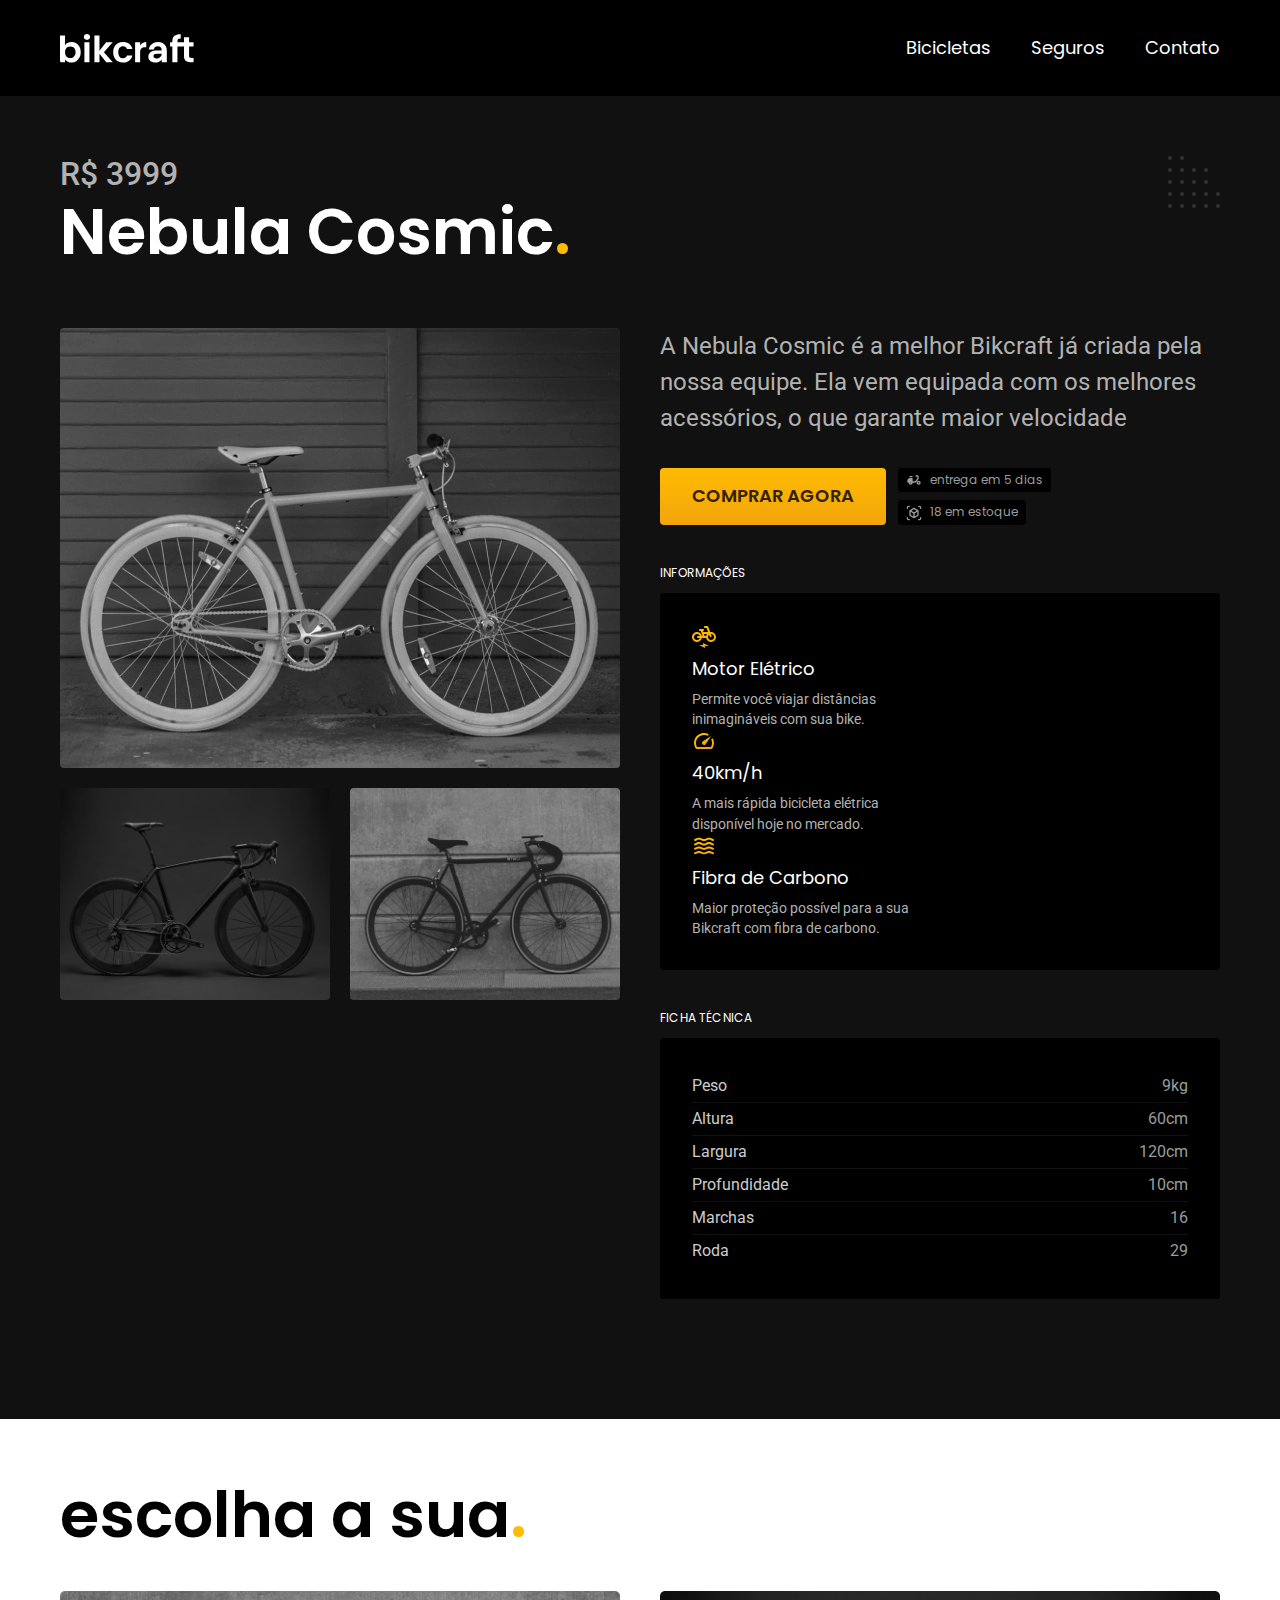
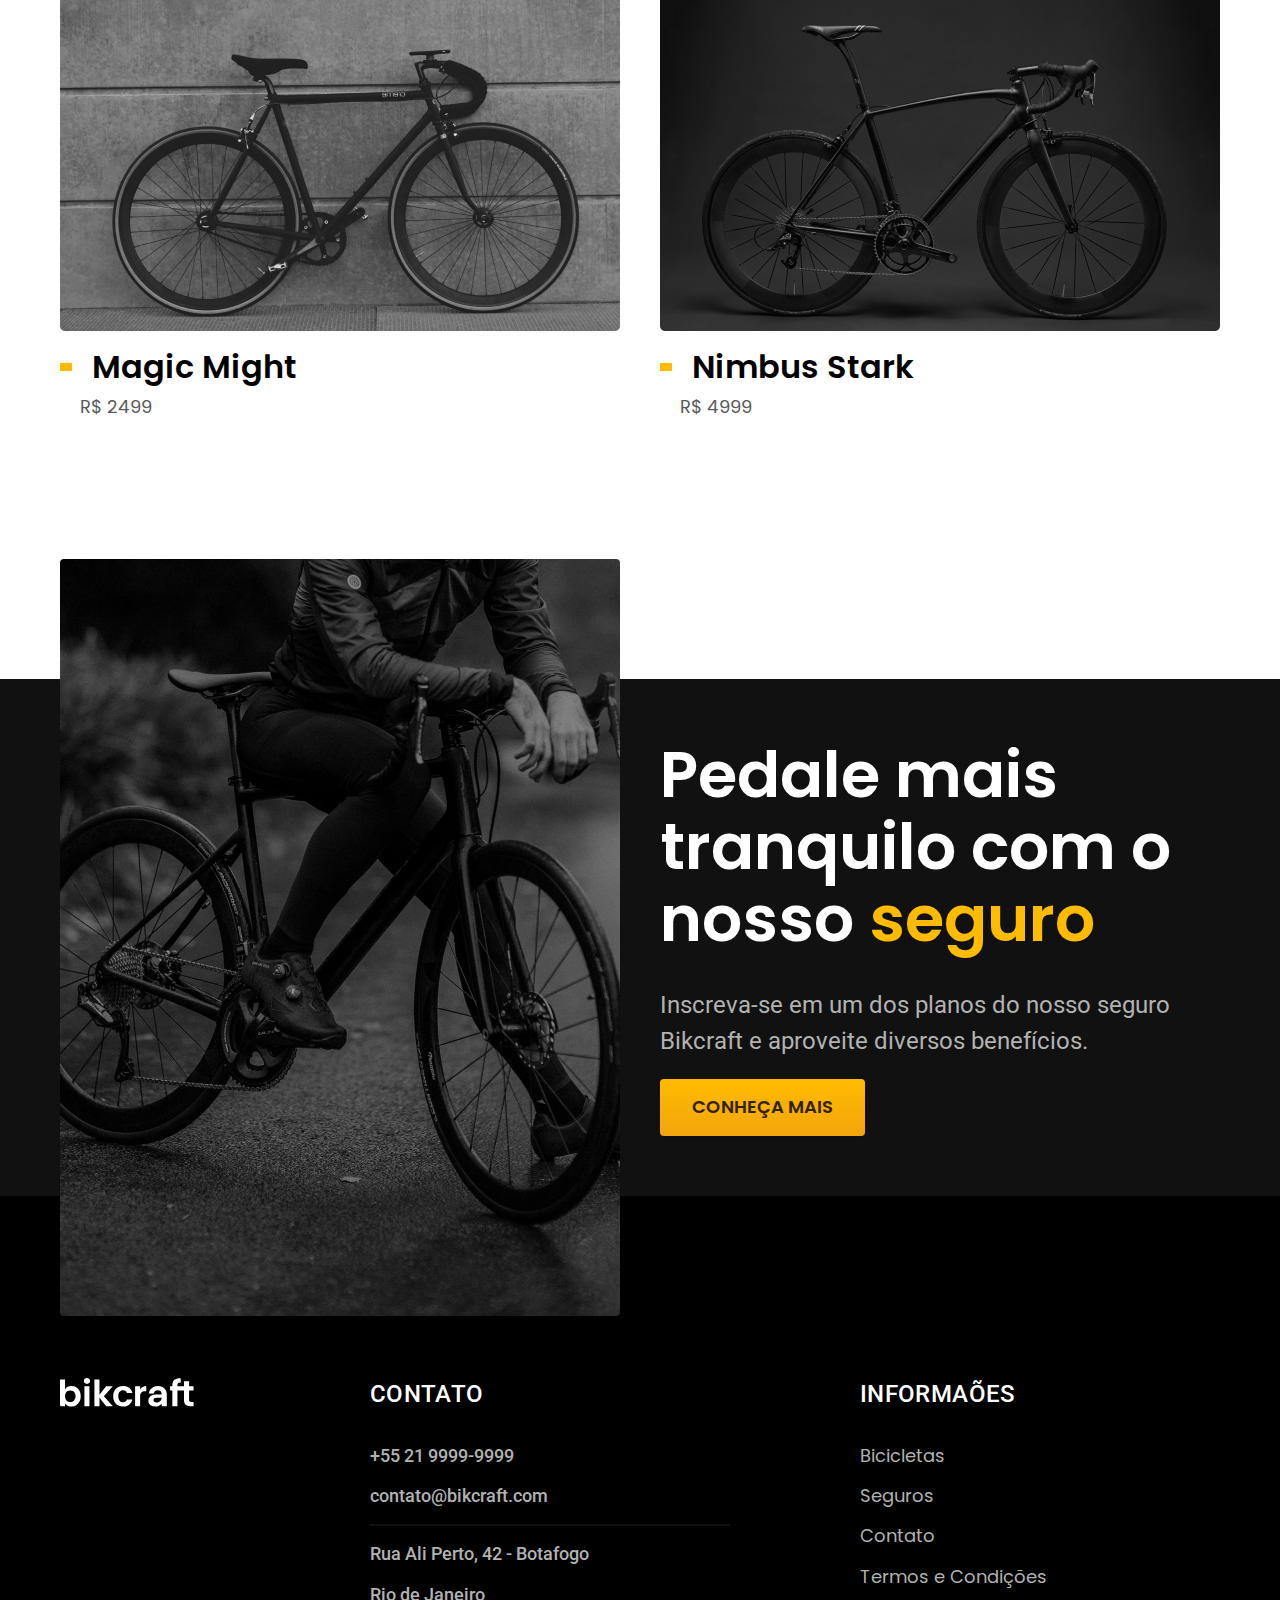
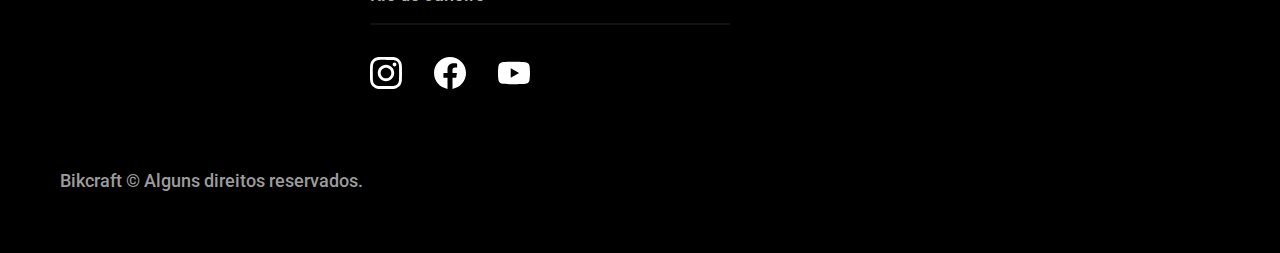
<file: bicicletas/nebula.html>
<!DOCTYPE html>
<html lang="pt-br">

<head>
  <meta charset="UTF-8">
  <meta name="viewport" content="width=device-width, initial-scale=1.0">
  <title>Nebula | Bikcraft</title>
  <meta name="description" content="Nebula">
  <link rel="icon" href="../favicon.svg" type="image/svg+xml">
  <link rel="stylesheet" href="../src/css/style.min.css">
  <link rel="preconnect" href="https://fonts.googleapis.com">
  <link rel="preconnect" href="https://fonts.gstatic.com" crossorigin>
  <link href="https://fonts.googleapis.com/css2?family=Merriweather:ital,wght@1,900&family=Poppins:wght@400;600&family=Roboto:wght@400;500&display=swap" rel="stylesheet">
  <script>
    document.documentElement.classList.add('js');
  </script>
</head>

<body id="bicicleta">
  <header class="header-bg">
    <div class="header container">
      <a href="../"><img src="../src/img/bikcraft.svg" alt="Bikcraft"></a>
      <nav aria-label="primária">
        <ul class="header-menu font-1-m cor-0">
          <li><a href="../bicicletas.html">Bicicletas</a></li>
          <li><a href="../seguros.html">Seguros</a></li>
          <li><a href="../contato.html">Contato</a></li>
        </ul>
      </nav>
    </div>
  </header>
  <main class="titulo-bg">
    <div >
      <div class="titulo container">
        <p class="font-2-xl cor-5">R$ 3999</p>
        <h1 class="font-1-xxl cor-0">Nebula Cosmic<span class="cor-p1">.</span></h1>
      </div>
    </div>
    <div class="bicicleta container">
      <div class="bicicleta-imagens">
        <img src="../src/img/bicicleta/nimbus-3.jpg" alt="Bicicleta 1">
        <img src="../src/img/bicicleta/nimbus-1.jpg" alt="Bicicleta 2">
        <img src="../src/img/bicicleta/nimbus-2.jpg" alt="Bicicleta 3">
      </div>
      <div class="bicicleta-conteudo">
        <p class="font-2-l cor-5">A Nebula Cosmic é a melhor Bikcraft já criada pela nossa equipe. Ela vem equipada com os melhores acessórios, o que garante maior velocidade</p>
        <div class="bicicleta-comprar">
          <a href="../orcamento.html?tipo=bikcraft&produto=nebula" class="botao">Comprar Agora</a>
          <span class="font-1-xs cor-6">
            <img src="../src/img/icones/entrega.svg" alt="">
            entrega em 5 dias
          </span>
          <span class="font-1-xs cor-6">
            <img src="../src/img/icones/estoque.svg" alt="">
            18 em estoque
          </span>
        </div>
        <h2 class="font-1-xs cor-0">Informações</h2>
        <div class="bicicleta-informacoes">
          <ul>
            <li>
              <img src="../src/img/icones/eletrica.svg" alt="">
              <h3 class="font-1-m cor-0">Motor Elétrico</h3>
              <p class="font-2-xs cor-5">Permite você viajar distâncias inimagináveis com sua bike.</p>
            </li>
            <li>
              <img src="../src/img/icones/velocidade.svg" alt="">
              <h3 class="font-1-m cor-0">40km/h</h3>
              <p class="font-2-xs cor-5">A mais rápida bicicleta elétrica disponível hoje no mercado.</p>
            </li>
            <li>
              <img src="../src/img/icones/carbono.svg" alt="">
              <h3 class="font-1-m cor-0">Fibra de Carbono</h3>
              <p class="font-2-xs cor-5">Maior proteção possível para a sua Bikcraft com fibra de carbono.</p>
            </li>
          </ul>
        </div>
        <h2 class="font-1-xs cor-0">Ficha Técnica</h2>
          <ul class="bicicleta-ficha font-2-s cor-4">
            <li>Peso <span>9kg</span> </li>
            <li>Altura <span>60cm</span> </li>
            <li>Largura <span>120cm</span> </li>
            <li>Profundidade <span>10cm</span> </li>
            <li>Marchas <span>16</span> </li>
            <li>Roda <span>29</span> </li>
          </ul>
      </div>
    </div>
  </main>

  <article class="bicicletas-lista container">
    <h2 class="font-1-xxl ">escolha a sua<span class="cor-p1">.</span></h2>
    <ul>
      <li>
        <a href="./magic.html">
          <img src="../src/img/bicicletas/magic.jpg" alt="Bicicleta Preta">
          <h3 class="font-1-xl">Magic Might</h3>
          <span class="font-1-m cor-8">R$ 2499</span>
        </a>
      </li>
      <li>
        <a href="./nimbus.html">
          <img src="../src/img/bicicletas/nimbus.jpg" alt="Bicicleta Preta">
          <h3 class="font-1-xl">Nimbus Stark</h3>
          <span class="font-1-m cor-8">R$ 4999</span>
        </a>
      </li>
    </ul>
  </article>

  <article class="seguro-bg">
    <div class="seguro container">
      <div class="seguro-imagem">
        <img src="../src/img/fotos/seguros.jpg" alt="Pessoa parada em cima de uma bicicleta.">
      </div>
      <div class="seguro-conteudo">
        <h2 class="font-1-xxl cor-0">Pedale mais tranquilo com o nosso <span class="cor-p1">seguro</span></h2>
        <p class="font-2-l cor-5">Inscreva-se em um dos planos do nosso seguro Bikcraft e aproveite diversos benefícios.</p>
        <a href="../seguros.html" class="botao">Conheça Mais</a>
      </div>
    </div>
  </article>
  <footer class="footer-bg">
    <div class="footer container">
      <img src="../src/img/bikcraft.svg" alt="Bikcraft">
      <div class="footer-contato">
        <h3 class="font-2-l-b cor-0">Contato</h3>
        <ul class=" font-2-m cor-5">
          <li>
            <a href="tel:+552199999999">+55 21 9999-9999</a>
          </li>
          <li>
            <a href="mailto:contato@bikcraft.com">contato@bikcraft.com</a>
          </li>
          <li>Rua Ali Perto, 42 - Botafogo</li>
          <li>Rio de Janeiro</li>
        </ul>
        <div class="footer-redes">
          <a href="./">
            <img src="../src/img/redes/instagram.svg" alt="Instagram">
          </a>
          <a href="./">
            <img src="../src/img/redes/facebook.svg" alt="facebook">
          </a>
          <a href="./">
            <img src="../src/img/redes/youtube.svg" alt="Youtube">
          </a>
        </div>
      </div>
      <div class="footer-informacoes">
        <h3 class="font-2-l-b cor-0">Informaões</h3>
        <nav>
          <ul class="font-1-m cor-5">
            <li>
              <a href="../bicicletas.html">Bicicletas</a>
            </li>
            <li>
              <a href="../seguros.html">Seguros</a>
            </li>
            <li>
              <a href="../contato.html">Contato</a>
            </li>
            <li>
              <a href="../termos.html">Termos e Condições</a>
            </li>
          </ul>
        </nav>
      </div>
      <p class="footer-copy font-2-m cor-6">Bikcraft © Alguns direitos reservados.</p>
    </div>
  </footer>
  <script src="../src/js/script.js"></script>
</body>
  
  </html>
</file>
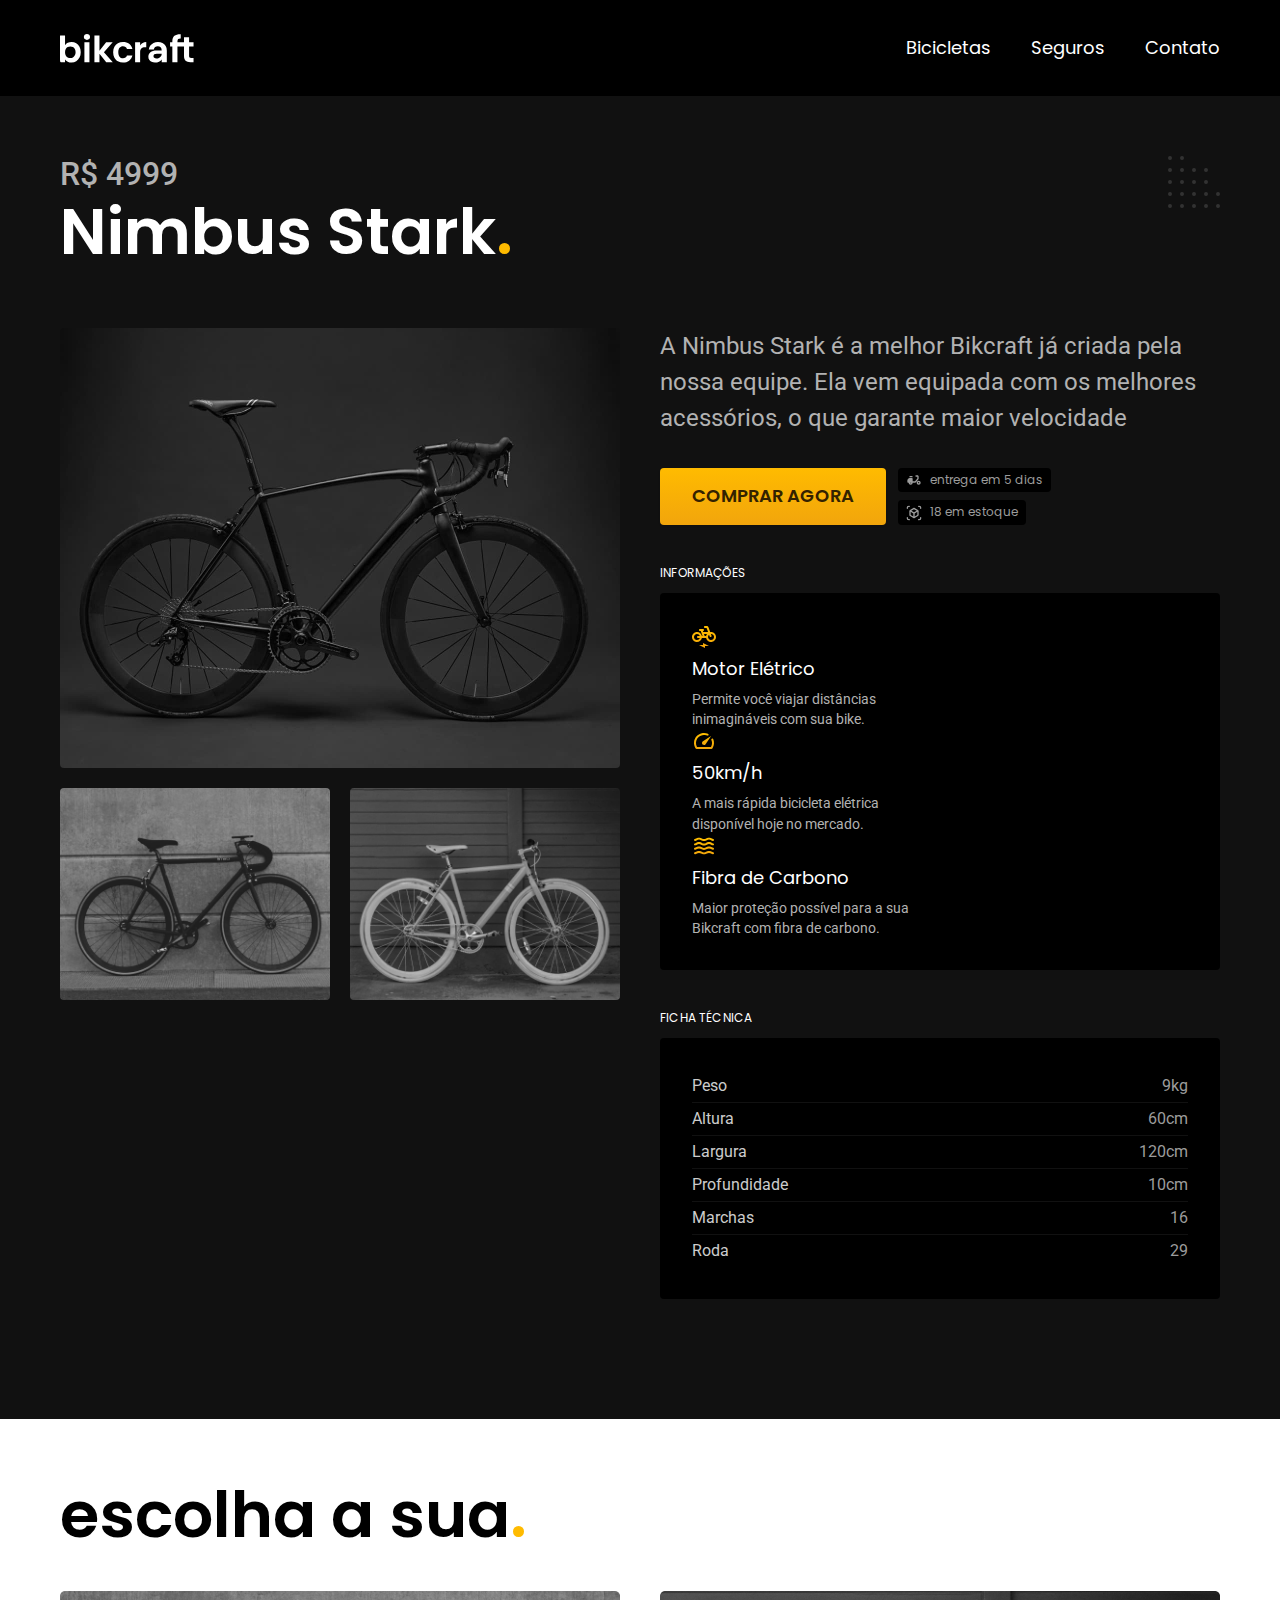
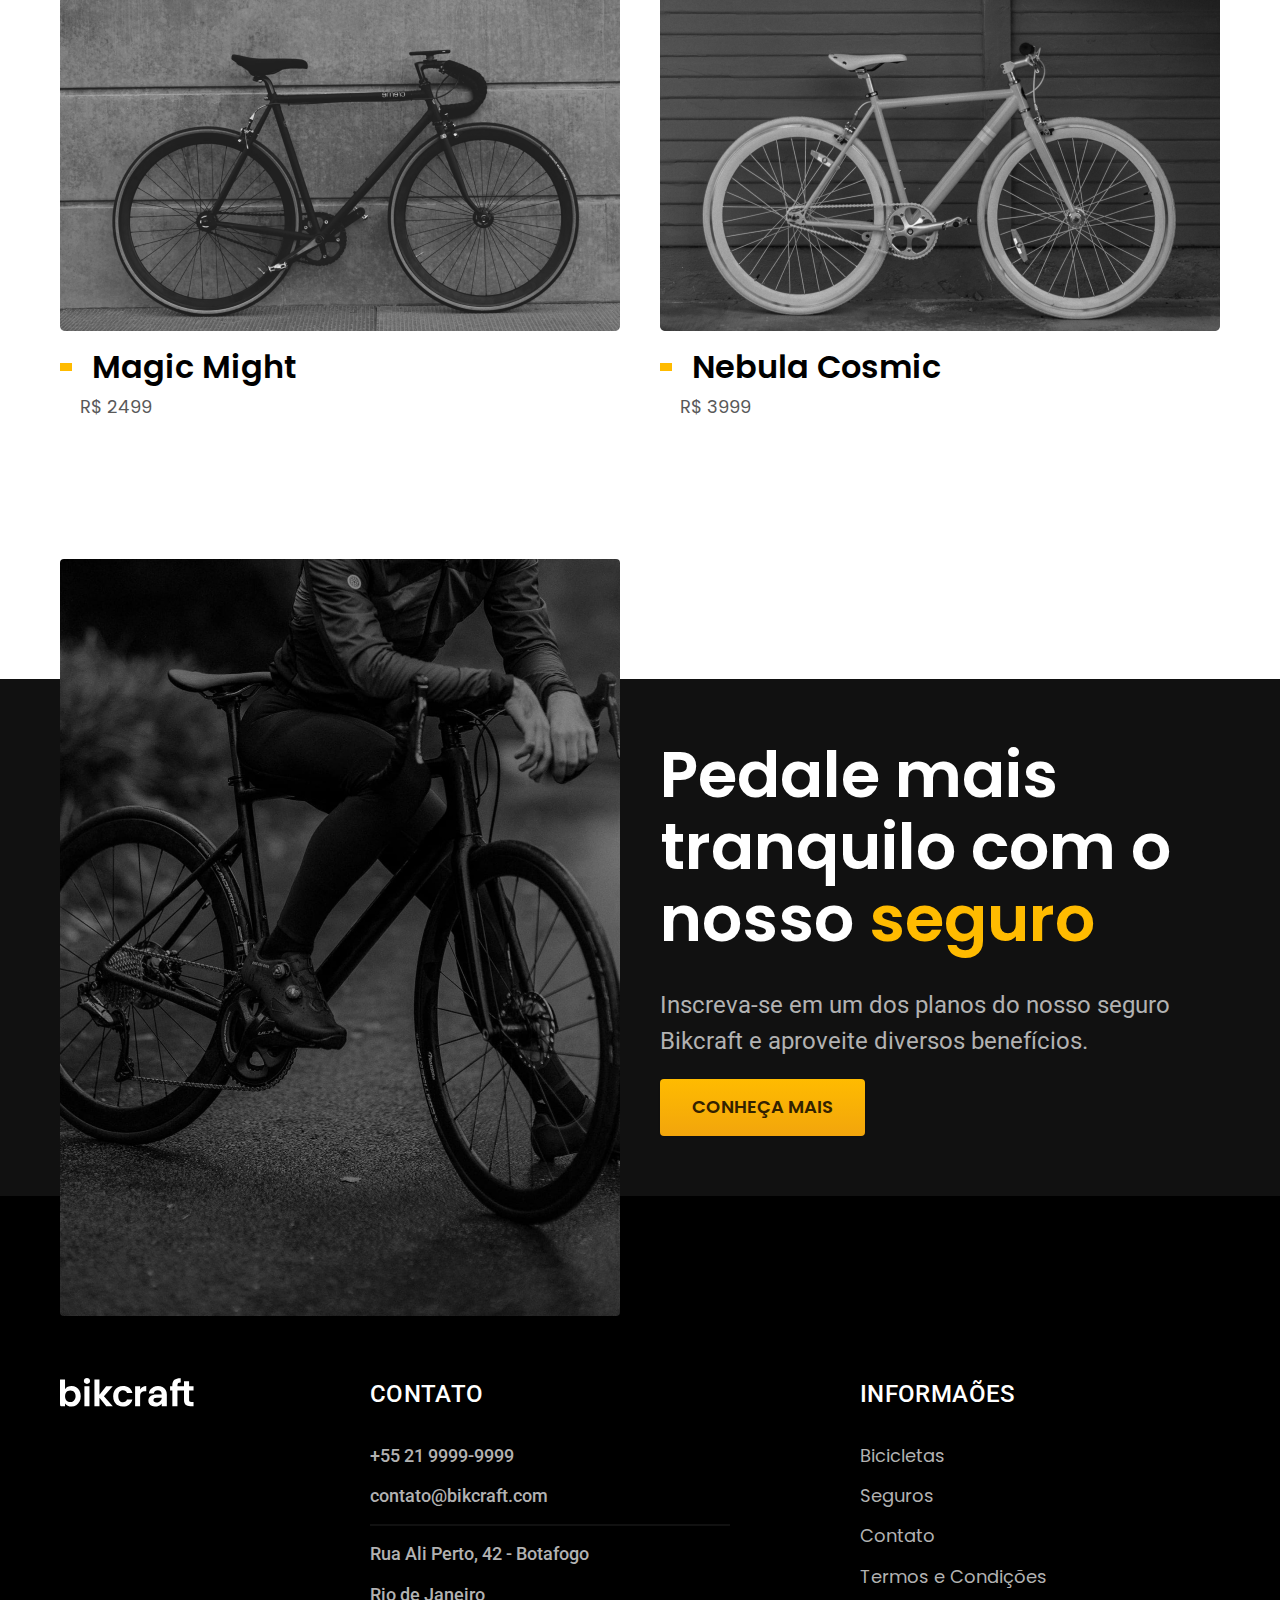
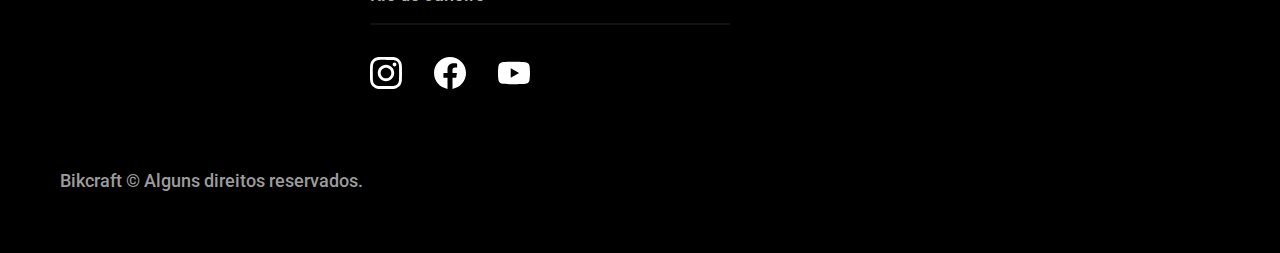
<file: bicicletas/nimbus.html>
<!DOCTYPE html>
<html lang="pt-br">

<head>
  <meta charset="UTF-8">
  <meta name="viewport" content="width=device-width, initial-scale=1.0">
  <title>Nimbus | Bikcraft</title>
  <meta name="description" content="Nimbus">
  <link rel="icon" href="../favicon.svg" type="image/svg+xml">
  <link rel="stylesheet" href="../src/css/style.min.css">
  <link rel="preconnect" href="https://fonts.googleapis.com">
  <link rel="preconnect" href="https://fonts.gstatic.com" crossorigin>
  <link href="https://fonts.googleapis.com/css2?family=Merriweather:ital,wght@1,900&family=Poppins:wght@400;600&family=Roboto:wght@400;500&display=swap" rel="stylesheet">
  <script>
    document.documentElement.classList.add('js');
  </script>
</head>

<body id="bicicleta">
  <header class="header-bg">
    <div class="header container">
      <a href="../"><img src="../src/img/bikcraft.svg" alt="Bikcraft"></a>
      <nav aria-label="primária">
        <ul class="header-menu font-1-m cor-0">
          <li><a href="../bicicletas.html">Bicicletas</a></li>
          <li><a href="../seguros.html">Seguros</a></li>
          <li><a href="../contato.html">Contato</a></li>
        </ul>
      </nav>
    </div>
  </header>
  <main class="titulo-bg">
    <div >
      <div class="titulo container">
        <p class="font-2-xl cor-5">R$ 4999</p>
        <h1 class="font-1-xxl cor-0">Nimbus Stark<span class="cor-p1">.</span></h1>
      </div>
    </div>
    <div class="bicicleta container">
      <div class="bicicleta-imagens">
        <img src="../src/img/bicicleta/nimbus-1.jpg" alt="Bicicleta 1">
        <img src="../src/img/bicicleta/nimbus-2.jpg" alt="Bicicleta 2">
        <img src="../src/img/bicicleta/nimbus-3.jpg" alt="Bicicleta 3">
      </div>
      <div class="bicicleta-conteudo">
        <p class="font-2-l cor-5">A Nimbus Stark é a melhor Bikcraft já criada pela nossa equipe. Ela vem equipada com os melhores acessórios, o que garante maior velocidade</p>
        <div class="bicicleta-comprar">
          <a href="../orcamento.html?tipo=bikcraft&produto=nimbus" class="botao">Comprar Agora</a>
          <span class="font-1-xs cor-6">
            <img src="../src/img/icones/entrega.svg" alt="">
            entrega em 5 dias
          </span>
          <span class="font-1-xs cor-6">
            <img src="../src/img/icones/estoque.svg" alt="">
            18 em estoque
          </span>
        </div>
        <h2 class="font-1-xs cor-0">Informações</h2>
        <div class="bicicleta-informacoes">
          <ul>
            <li>
              <img src="../src/img/icones/eletrica.svg" alt="">
              <h3 class="font-1-m cor-0">Motor Elétrico</h3>
              <p class="font-2-xs cor-5">Permite você viajar distâncias inimagináveis com sua bike.</p>
            </li>
            <li>
              <img src="../src/img/icones/velocidade.svg" alt="">
              <h3 class="font-1-m cor-0">50km/h</h3>
              <p class="font-2-xs cor-5">A mais rápida bicicleta elétrica disponível hoje no mercado.</p>
            </li>
            <li>
              <img src="../src/img/icones/carbono.svg" alt="">
              <h3 class="font-1-m cor-0">Fibra de Carbono</h3>
              <p class="font-2-xs cor-5">Maior proteção possível para a sua Bikcraft com fibra de carbono.</p>
            </li>
          </ul>
        </div>
        <h2 class="font-1-xs cor-0">Ficha Técnica</h2>
          <ul class="bicicleta-ficha font-2-s cor-4">
            <li>Peso <span>9kg</span> </li>
            <li>Altura <span>60cm</span> </li>
            <li>Largura <span>120cm</span> </li>
            <li>Profundidade <span>10cm</span> </li>
            <li>Marchas <span>16</span> </li>
            <li>Roda <span>29</span> </li>
          </ul>
      </div>
    </div>
  </main>

  <article class="bicicletas-lista container">
    <h2 class="font-1-xxl ">escolha a sua<span class="cor-p1">.</span></h2>
    <ul>
      <li>
        <a href="./magic.html">
          <img src="../src/img/bicicletas/magic.jpg" alt="Bicicleta Preta">
          <h3 class="font-1-xl">Magic Might</h3>
          <span class="font-1-m cor-8">R$ 2499</span>
        </a>
      </li>
      <li>
        <a href="./nebula.html">
          <img src="../src/img/bicicletas/nebula.jpg" alt="Bicicleta Preta">
          <h3 class="font-1-xl">Nebula Cosmic</h3>
          <span class="font-1-m cor-8">R$ 3999</span>
        </a>
      </li>
    </ul>
  </article>

  <article class="seguro-bg">
    <div class="seguro container">
      <div class="seguro-imagem">
        <img src="../src/img/fotos/seguros.jpg" alt="Pessoa parada em cima de uma bicicleta.">
      </div>
      <div class="seguro-conteudo">
        <h2 class="font-1-xxl cor-0">Pedale mais tranquilo com o nosso <span class="cor-p1">seguro</span></h2>
        <p class="font-2-l cor-5">Inscreva-se em um dos planos do nosso seguro Bikcraft e aproveite diversos benefícios.</p>
        <a href="../seguros.html" class="botao">Conheça Mais</a>
      </div>
    </div>
  </article>
  <footer class="footer-bg">
    <div class="footer container">
      <img src="../src/img/bikcraft.svg" alt="Bikcraft">
      <div class="footer-contato">
        <h3 class="font-2-l-b cor-0">Contato</h3>
        <ul class=" font-2-m cor-5">
          <li>
            <a href="tel:+552199999999">+55 21 9999-9999</a>
          </li>
          <li>
            <a href="mailto:contato@bikcraft.com">contato@bikcraft.com</a>
          </li>
          <li>Rua Ali Perto, 42 - Botafogo</li>
          <li>Rio de Janeiro</li>
        </ul>
        <div class="footer-redes">
          <a href="./">
            <img src="../src/img/redes/instagram.svg" alt="Instagram">
          </a>
          <a href="./">
            <img src="../src/img/redes/facebook.svg" alt="facebook">
          </a>
          <a href="./">
            <img src="../src/img/redes/youtube.svg" alt="Youtube">
          </a>
        </div>
      </div>
      <div class="footer-informacoes">
        <h3 class="font-2-l-b cor-0">Informaões</h3>
        <nav>
          <ul class="font-1-m cor-5">
            <li>
              <a href="../bicicletas.html">Bicicletas</a>
            </li>
            <li>
              <a href="../seguros.html">Seguros</a>
            </li>
            <li>
              <a href="../contato.html">Contato</a>
            </li>
            <li>
              <a href="../termos.html">Termos e Condições</a>
            </li>
          </ul>
        </nav>
      </div>
      <p class="footer-copy font-2-m cor-6">Bikcraft © Alguns direitos reservados.</p>
    </div>
  </footer>
  <script src="../src/js/script.js"></script>
</body>
  
  </html>
</file>
<file: src/css/style.min.css>
body{margin:0;font-family:Arial,Helvetica,sans-serif}blockquote,dd,h1,h2,h3,h4,p,ul{margin:0}ul{padding:0;list-style:none}a{text-decoration:none;color:inherit}img{max-width:100%;display:block;border-radius:4px;height:auto}[src$=".jpg"]{border-radius:4px}.font-1-xs{font:400 .75rem/1.35 Poppins,sans-serif}.font-2-xs{font:400 .875rem/1.43 Roboto,sans-serif}.font-1-s{font:400 1rem/1.5 Poppins,sans-serif}.font-2-s{font:400 1rem/1.5 Roboto,sans-serif}.font-1-m,.font-1-m-b{font:400 1.125rem/1.35 Poppins,sans-serif}.font-1-m-b{font-weight:600}.font-2-m{font:500 1.125rem/1.35 Roboto,sans-serif}.font-1-l{font:400 1.5rem/1.5 Poppins,sans-serif}.font-2-l,.font-2-l-b{font:400 1.5rem/1.5 Roboto,sans-serif}.font-2-l-b{font-weight:500;letter-spacing:.015em;text-transform:uppercase}.font-1-xl{font:600 2rem/1.25 Poppins,sans-serif}.font-2-xl{font:500 2rem/1.125 Roboto,sans-serif}.font-1-xxl{font:600 4rem/1.125 Poppins,sans-serif}@media(max-width:1200px){.font-1-xxl{font-size:3rem}.font-2-l,.font-2-l-b{font-size:1.25rem}}@media(max-width:800px){.font-1-xxl{font-size:2rem}.font-1-xl,.font-2-xl{font-size:1.5rem}}:root{--cor-0:#FFFFFF;--cor-1:#F7F7F7;--cor-2:#EDEDED;--cor-3:#DEDEDE;--cor-4:#CCCCCC;--cor-5:#B2B2B2;--cor-6:#9C9C9C;--cor-7:#717171;--cor-8:#595959;--cor-9:#404040;--cor-10:#2E2E2E;--cor-11:#111111;--cor-12:#000000;--cor-p1:#FFBB00;--cor-p2:#E4A30B;--cor-p3:#A66F00;--cor-p4:#664400;--cor-p5:#332200}.cor-0{color:var(--cor-0)}.cor-1{color:var(--cor-1)}.cor-2{color:var(--cor-2)}.cor-3{color:var(--cor-3)}.cor-4{color:var(--cor-4)}.cor-5{color:var(--cor-5)}.cor-6{color:var(--cor-6)}.cor-7{color:var(--cor-7)}.cor-8{color:var(--cor-8)}.cor-9{color:var(--cor-9)}.cor-10{color:var(--cor-10)}.cor-11{color:var(--cor-11)}.cor-12{color:var(--cor-12)}.cor-p1{color:var(--cor-p1)}.cor-p2{color:var(--cor-p2)}.cor-p3{color:var(--cor-p3)}.cor-p4{color:var(--cor-p4)}.cor-p5{color:var(--cor-p5)}.js .fadeInDown{transform:translate3d(0,-20px,0)}.js .fadeInUp{transform:translate3d(0,20px,0)}.js .fadeInRight{transform:translate3d(20px,0,0)}.js .fadeInLeft{transform:translate3d(-20px,0,0)}.js [data-anime]{opacity:0}.js .anime{opacity:1;transform:none;transition:transform .8s,opacity .8s}.header-bg{background-color:var(--cor-12)}.header{display:flex;flex-wrap:wrap;gap:1.25rem;justify-content:space-between;align-items:center;padding-top:1.25rem;padding-bottom:1.25rem}.header-menu{display:flex;flex-wrap:wrap;gap:2.5rem}.header-menu a{padding:1rem 0;display:inline-block;position:relative}.header-menu a:after{content:"";display:block;height:2px;width:0;background:var(--cor-0);margin-top:4px;transition:.3s;position:absolute}.header-menu a.ativo::after,.header-menu a:hover::after{width:100%}@media (max-width:800px){.header-menu{gap:1.25rem}.header-menu a{background:var(--cor-11);padding:.75rem 1rem;border-radius:4px}.header-menu a:hover{background-color:var(--cor-12)}.header a:after{display:none}}@media (max-width:600px){.header-menu{gap:.75rem}.header-menu a{padding:8px 12px;font-size:14px}}.footer-bg{background-color:var(--cor-12)}.footer{display:grid;grid-template-columns:3fr 5fr 4fr;gap:40px;padding-top:60px;padding-bottom:60px}.footer h3{margin-bottom:32px}.footer-contato ul{margin-bottom:32px}.footer-contato li:nth-child(2n):after{content:"";display:block;max-width:360px;height:2px;background:var(--cor-11);margin-top:16px}.footer li{margin-bottom:16px}.footer-redes{display:flex;gap:32px}.footer a:hover{color:var(--cor-0)}.footer-copy{grid-column:1/-1;margin-top:40px}@media(max-width:800px){.footer>img{display:none}.footer{grid-template-columns:1fr 1fr}}@media(max-width:600px){.footer{grid-template-columns:1fr;gap:60px}.footer-copy{margin-top:0}}.container{box-sizing:border-box;max-width:1200px;padding-left:20px;padding-right:20px;margin-left:auto;margin-right:auto}.botao{padding:1rem 2rem;background:linear-gradient(var(--cor-p1),#f2a50c);display:inline-block;border-radius:4px;box-shadow:0 1px 2px rgba(0,0,0,.1);text-transform:uppercase;color:var(--cor-p5);font:600 1.125rem/1.35 Poppins,sans-serif;max-width:max-content;border:none;cursor:pointer}.botao:hover{background:linear-gradient(var(--cor-p1),#e59317)}.botao.secundario{background:var(--cor-10);color:var(--cor-2)}.botao.secundario:hover{background:var(--cor-9)}.botao.seta{display:flex;align-items:center}.botao.seta::after{content:"";display:inline-block;width:18px;height:10px;margin-left:12px;background:url("../img/icones/seta.svg");transition:transform .2s}.botao.seta:hover::after{transform:translateX(4px)}@media(max-width:600px){.botao{padding:.75rem 1rem;font-size:1rem}}.link{display:inline-block;color:var(--cor-p1);font:500 1.5rem/.5 Poppins,sans-serif;text-transform:uppercase}.link::after{content:"";display:block;width:100%;height:4px;margin-top:5px;background-color:currentColor}.link:hover{color:var(--cor-0)}.titulo-bg{padding-top:60px;padding-bottom:60px;background-color:var(--cor-11)}.titulo{background:url("../img/dec/bottom-left.svg") no-repeat top right 20px}.titulo p{margin-bottom:4px}@media (max-width:800px){.titulo{padding-top:40px;padding-bottom:40px}.titulo p{font-size:1rem;text-transform:lowercase;font-weight:400}}.form{display:grid;grid-template-columns:1fr 1fr;gap:20px}.form label{display:block;font:400 1rem/1.5 Poppins,sans-serif;margin-bottom:4px}.form .col-2{grid-column:span 2}.form input[type=email],.form input[type=text],.form textarea{font:400 1rem/1.5 Roboto,sans-serif;background:var(--cor-1);border:1px solid var(--cor-2);padding:12px;border-radius:4px;width:100%;box-sizing:border-box}.form input[type=email]:focus,.form input[type=text]:focus,.form textarea:focus{outline:0;border-color:var(--cor-p1);background:var(--cor-0);box-shadow:0 0 0 2px #fea}@media(max-width:600px){.form{grid-template-columns:1fr}.form .col-2{grid-column:1}}.introducao-bg{background:var(--cor-12) url('../img/dec/top-right.svg') no-repeat bottom 160px left 20px;box-shadow:inset 0 -120px var(--cor-0)}.introducao{display:grid;grid-template-columns:1fr 1fr;gap:0 40px}.introducao-conteudo{align-self:end;padding-bottom:200px}.introducao img{width:100%;height:100%;object-fit:cover;border-radius:4px}.introducao h1{margin-bottom:2rem}.introducao p{margin-bottom:2rem}@media(max-width:800px){.introducao{grid-template-columns:1fr;gap:32px}.introducao-bg{background:var(--cor-11);padding-top:40px;box-shadow:inset 0 -60px var(--cor-0)}.introducao-conteudo{padding-bottom:0}.introducao h1{margin-bottom:16px}.introducao img{height:300px;width:100%}}.tecnologia-bg{background-color:var(--cor-11);box-shadow:inset 0 80px var(--cor-0),inset 0 -80px var(--cor-0)}.tecnologia{display:grid;grid-template-columns:1fr 1fr;gap:40px}.tecnologia-imagem img{width:100%;height:100%;object-fit:cover;object-position:left}.tecnologia-conteudo{padding-top:160px;padding-bottom:160px}.tecnologia-conteudo>span{display:block;margin-bottom:20px}.tecnologia-conteudo h2{margin-bottom:32px}.tecnologia-conteudo>p{margin-bottom:20px}.tecnologia-conteudo a{margin-bottom:80px}.tecnologia-vantagens{display:flex;gap:40px}.tecnologia-vantagens h3{margin-bottom:8px;width:max-content}.tecnologia-vantagens img{width:24px;margin-bottom:8px}@media (max-width:800px){.tecnologia-bg{box-shadow:initial}.tecnologia{grid-template-columns:1fr}.tecnologia-conteudo{padding-top:60px;padding-bottom:60px}.tecnologia-imagem{display:none}.tecnologia a{margin-bottom:60px}}@media (max-width:600px){.tecnologia-vantagens{flex-direction:column}}.parceiros{padding-top:60px;padding-bottom:120px}.parceiros h2{margin-bottom:60px}.parceiros ul{padding:0 20px;max-width:1400px;margin:0 auto;display:grid;grid-template-columns:repeat(4,1fr)}.parceiros li{display:flex;padding:32px;border-left:2px solid var(--cor-2)}.parceiros img{margin:auto}.parceiros li:first-child,.parceiros li:nth-child(5){border-left:none}.parceiros li:nth-child(n+5){border-top:2px solid var(--cor-2)}@media (max-width:800px){.parceiros{padding-bottom:60px}.parceiros h2{margin-bottom:20px}.parceiros ul{grid-template-columns:repeat(2,1fr)}.parceiros li{padding:20px}.parceiros li:nth-child(n+3){border-top:2px solid var(--cor-2)}.parceiros li:nth-child(odd){border-left:none}}.depoimento{display:grid;grid-template-columns:1fr 1fr;background-color:var(--cor-p1);overflow:hidden}.depoimento img{border-radius:0;width:100%;height:100%;object-fit:cover}.depoimento-conteudo{padding:40px 40px 80px 80px;align-self:end;background:url("../img/dec/top-left-p.svg") no-repeat bottom 40px right 40px}.depoimento-conteudo p{font-family:Merriweather,serif;font-style:italic;font-weight:900;margin-bottom:32px;max-width:32ch;position:relative}.depoimento p::after,.depoimento p::before{font-size:5rem;color:var(--cor-p2);position:absolute}.depoimento p::before{content:'“';left:-50px;top:-20px}.depoimento p::after{content:"”"}@media (max-width:800px){.depoimento{grid-template-columns:1fr;text-align:center}.depoimento img{max-height:200px}.depoimento-conteudo{padding:40px 20px;justify-self:center}}@media (max-width:1200px){.depoimento img{max-height:520px}}.bicicletas-lista{padding-top:60px;padding-bottom:120px}.bicicletas-lista h2{margin-bottom:40px}.bicicletas-lista ul{display:flex;gap:40px;padding:0 20px 20px 20px;max-width:1400px;margin-left:auto;margin-right:auto;overflow-x:auto}#bicicleta .bicicletas-lista ul{padding:0 0 20px 0}.bicicletas-lista li{flex:1;min-width:280px}.bicicletas-lista a{display:block}.bicicletas-lista img{margin-bottom:16px}.bicicletas-lista h3{margin-bottom:8px;display:flex;align-items:center}.bicicletas-lista h3:before{content:"";display:inline-block;height:8px;width:12px;margin-right:20px;background-color:var(--cor-p1);transition:width .2s}.bicicletas-lista a:hover h3:before{width:24px}.bicicletas-lista li span{padding-left:20px}@media (max-width:800px){.bicicletas-lista{padding-bottom:60px}.bicicletas-lista ul{gap:20px}}.bicicletas-bg{background:linear-gradient(to right,var(--cor-0) 30%,var(--cor-11) 0)}#bicicletas .titulo{background:0 0}.bicicletas{display:grid;grid-template-columns:1fr 1fr;gap:40px;padding-top:60px;padding-bottom:60px;background:url("../img/dec/bottom-left.svg") no-repeat top 40px right 0}.bicicletas-imagem{display:grid}.bicicletas-imagem img{grid-area:1/1}.bicicletas-imagem span{grid-area:1/1;place-self:start end;background:var(--cor-12);padding:8px 16px 8px 8px;display:block;border-radius:5px 0 0 5px;margin-top:20px}.bicicletas-conteudo{display:grid;grid-template-columns:1fr auto;align-content:start}.bicicletas h2,.bicicletas p{grid-column:1/-1}.bicicletas h2::before{content:"";display:block;width:12px;height:8px;background-color:var(--cor-p1)}.bicicletas p{margin-bottom:32px}.bicicletas a{place-self:end}.bicicletas ul{display:grid;gap:16px}.bicicletas li{display:flex;align-items:center}.bicicletas-conteudo img{width:24px;margin-right:8px}@media (max-width:800px){.bicicletas-bg{background:var(--cor-11)}.bicicletas{grid-template-columns:1fr;gap:20px;padding-top:40px;padding-bottom:40px}}@media (max-width:600px){.bicicletas-conteudo{grid-template-columns:1fr}.bicicletas ul{margin-bottom:32px;grid-template-columns:1fr 1fr;font-size:1rem}.bicicletas a{place-self:start}}.bicicleta{display:grid;grid-template-columns:1fr 1fr;align-items:start;gap:40px;padding-top:60px;padding-bottom:60px}#bicicleta .titulo p{text-transform:uppercase}.bicicleta-imagens{display:flex;flex-wrap:wrap;gap:20px}.bicicleta-imagens img{min-width:200px;flex:1}.bicicleta-imagens img:first-child{min-width:100%}.bicicleta-conteudo>p{margin-bottom:32px}.bicicleta-comprar{display:grid;grid-template-columns:max-content auto;align-items:center;justify-items:start;gap:8px 12px;margin-bottom:40px}.bicicleta-comprar a{grid-row:span 2}.bicicleta-comprar span{display:flex;align-items:center;background-color:var(--cor-12);padding:4px 8px;border-radius:4px;gap:8px}.bicicleta-conteudo h2{text-transform:uppercase;letter-spacing:.015em;margin-bottom:12px}.bicicleta-ficha,.bicicleta-informacoes{padding:32px;background-color:var(--cor-12);border-radius:4px}.bicicleta-informacoes{margin-bottom:40px;display:grid;grid-template-columns:1fr 1fr;gap:32px}.bicicleta-informacoes img{max-width:24px;margin-bottom:8px}.bicicleta-informacoes h3{margin-bottom:8px}.bicicleta-ficha li{padding:4px 0;display:flex;justify-content:space-between;border-bottom:1px solid var(--cor-11)}.bicicleta-ficha li:last-child{border-bottom:none}.bicicleta-ficha span{color:var(--cor-6)}@media (max-width:800px){.bicicleta{grid-template-columns:1fr;padding-top:40px;padding-bottom:40px}.bicicleta-imagens{grid-row:2}}@media(max-width:400px){.bicicleta-informacoes{grid-template-columns:1fr}.bicicleta-comprar{grid-template-columns:1fr}}.seguro-bg{background-color:var(--cor-11);box-shadow:inset 0 120px var(--cor-0),inset 0 -120px var(--cor-12)}.seguro{display:grid;grid-template-columns:1fr 1fr;gap:40px}.seguro-imagem img{width:100%;height:100%;object-fit:cover}.seguro-conteudo{padding-top:180px;padding-bottom:180px}.seguro h2{margin-bottom:32px}.seguro p{margin-bottom:20px}@media (max-width:800px){.seguro{grid-template-columns:1fr}.seguro-conteudo{grid-row:1;padding-top:40px;padding-bottom:0}.seguro-bg{box-shadow:inset 0 -60px var(--cor-12)}}.seguros-bg{background:var(--cor-11)}.seguros{padding-top:60px;padding-bottom:60px;display:grid;grid-template-columns:1fr 1fr;gap:40px;align-items:center}#seguros .seguros{padding-top:0}.seguros h2{grid-column:1/-1}.seguros-item{background-color:var(--cor-12);padding:32px 32px 32px 60px;display:grid;grid-template-columns:1fr auto;border-radius:4px}.seguros-item h3{margin-bottom:40px}.seguros-item span{grid-column:2;display:block;text-align:right}.seguros-item ul{grid-column:1/-1;margin-bottom:32px}.seguros-item li{display:flex;align-items:center;position:relative}.seguros-item li+li{margin-top:20px}.seguros-item li::before{content:"";display:block;width:13px;height:9px;background-image:url("../img/icones/lista.svg");position:absolute;left:-21px}.seguros-item a{grid-column:1/-1;margin-bottom:32px}@media(max-width:800px){.seguros{grid-template-columns:1fr}}.vantagens-bg{background:url("../img/dec/top-left.svg") no-repeat bottom 40px right 20px;background-color:var(--cor-12)}.vantagens{padding-top:120px;padding-bottom:120px}.vantagens h2{margin-bottom:60px}.vantagens ul{display:grid;grid-template-columns:repeat(auto-fit,minmax(280px,max-content));gap:40px 80px}.vantagens h3,.vantagens img{margin-bottom:8px}@media (max-width:800px){.vantagens{padding-top:60px;padding-bottom:60px}.vantagens h2{margin-bottom:40px}.vantagens ul{gap:20px}}.perguntas{padding-top:120px;padding-bottom:120px}.perguntas h2{margin-bottom:60px}.perguntas dl>div{padding:20px;border-radius:4px}.perguntas dl>div:nth-child(odd){background-color:var(--cor-1)}.perguntas button{display:grid;grid-template-columns:auto 1fr auto;align-items:center;gap:8px;border:none;background:0 0;width:100%;text-align:left}.perguntas button::before{content:"";display:inline-block;width:12px;height:8px;background-color:var(--cor-p1)}.perguntas button::after{content:"";display:inline-block;width:12px;height:8px;background:url("../img/icones/seta-abrir.svg");cursor:pointer;transition:.3s}.perguntas button:hover::after,.perguntas button[aria-expanded=true]::after{transform:rotate(180deg)}.js .perguntas dd{display:none}.js .perguntas dd.ativa{display:block}.perguntas dd{padding-left:20px;padding-top:16px;max-width:80ch}@media (max-width:800px){.perguntas{padding-top:60px;padding-left:60px}.perguntas h2{margin-bottom:40px}}#contato{background:linear-gradient(var(--cor-11) 600px,var(--cor-1) 0)}.contato{display:grid;grid-template-columns:5fr 7fr}.contato-dados,.contato-formulario{padding:60px;box-shadow:0 1px 2px rgba(0,0,0,.1)}.contato-dados{border-radius:5px 0 0 5px;background:var(--cor-12) url("../img/dec/top-right.svg") no-repeat bottom 20px left 20px}.contato-formulario{border-radius:0 5px 5px 0;background:var(--cor-0) url("../img/dec/top-left.svg") no-repeat bottom 20px right 20px}.contato-dados h2{margin-bottom:60px}.contato-endereco{margin-bottom:32px;padding-left:28px;background:url("../img/icones/local.svg") no-repeat 0 2px}.contato-endereco p{margin-bottom:8px}.contato-meios a{display:block;max-width:max-content;margin-bottom:8px;padding-left:28px}.contato-meios a:hover{color:var(--cor-0)}.contato-meios a:first-child{background:url("../img/icones/email.svg") no-repeat 0 2px}.contato-meios:nth-child(2){margin-bottom:32px}.contato-meios a:nth-child(3){background:url("../img/icones/telefone.svg") no-repeat 0 2px;margin-bottom:60px}.contato-redes{display:flex;gap:32px;padding-left:28px}@media(max-width:800px){.contato{grid-template-columns:1fr}.contato-dados,.contato-formulario{padding:20px}.contato-dados{border-radius:0 0 5px 5px;background:var(--cor-12)}.contato-formulario{border-radius:0 0 5px 5px}.contato h2{margin-bottom:32px}.contato-meios a:nth-child(3){margin-bottom:32px}.contato-redes{margin-bottom:12px}}.lojas{display:grid;grid-template-columns:1fr 1fr;gap:0 40px;padding-top:120px;padding-bottom:120px}.lojas h2{grid-column:1/-1;margin-bottom:60px}.lojas img{border-radius:4px 4px 0 0}.lojas-item{border-radius:4px;background:var(--cor-0);box-shadow:0 1px 2px rgba(0,0,0,.1)}.lojas-conteudo{padding:32px;display:grid;grid-template-columns:1fr 1fr;gap:32px 16px}.lojas-conteudo h3,.lojas-tempo{grid-column:1/-1}.lojas-dados{display:grid;gap:8px;border-left:2px solid var(--cor-2);padding-left:12px}.lojas-tempo{display:flex;align-items:center;gap:8px}@media(max-width:800px){.lojas{gap:20px;padding-top:60px;padding-bottom:60px}.lojas h2{margin-bottom:32px}.lojas-conteudo{grid-template-columns:1fr}}@media(max-width:600px){.lojas{grid-template-columns:1fr}}#orcamento{background:linear-gradient(var(--cor-11) 600px,var(--cor-1) 0)}.orcamento{display:grid;grid-template-columns:5fr 7fr;padding-bottom:120px}.orcamento h2{text-transform:uppercase;position:relative;display:flex;align-items:center}.orcamento h2::before{content:"";display:inline-block;width:4px;height:8px;background-color:var(--cor-p1);position:absolute;left:-12px}.orcamento-dados,.orcamento-produto{padding:60px;box-shadow:0 1px 2px rgba(0,0,0,.1)}.orcamento-produto{border-radius:5px 0 0 5px;background:var(--cor-12) url("../img/dec/top-right.svg") no-repeat bottom 20px left 20px;display:grid;grid-template-columns:1fr 1fr;align-content:start;gap:20px}.orcamento-produto>*{grid-column:1/-1}.orcamento-produto>label{grid-column:initial}.orcamento-produto label{display:grid;grid-template-columns:auto 1fr auto;align-items:center;padding:12px 16px;border-radius:4px;font:400 1rem/1.5 Poppins,sans-serif;cursor:pointer;border:1px solid var(--cor-10)}.orcamento-produto label{color:var(--cor-4);background-color:var(--cor-10)}.orcamento-produto label:before{content:"";display:inline-block;box-sizing:border-box;width:12px;height:12px;border:1px solid var(--cor-6);border-radius:50%;margin-right:8px}.orcamento-produto input:checked+label:before{border-color:var(--cor-7);box-shadow:inset 0 0 0 3px var(--cor-0),inset 0 0 0 6px var(--cor-7)}.orcamento-produto label:hover{background-color:var(--cor-9);border-color:var(--cor-9)}.orcamento-produto input:focus+label{box-shadow:0 0 0 2px var(--cor-p1);border:1px solid var(--cor-12)}.orcamento-produto label span{display:none}.orcamento-produto input:checked+label span{display:inline-block}.orcamento-produto input{opacity:0;position:absolute;pointer-events:none}.orcamento-produto input:checked+label{background:var(--cor-0);color:var(--cor-11)}.orcamento-dados{border-radius:0 5px 5px 0;background:var(--cor-0) url("../img/dec/top-left.svg") no-repeat bottom 20px right 20px}.orcamento-conteudo{display:none}.orcamento-conteudo h2,.orcamento-dados h2:nth-of-type(n+2){margin-top:20px}#bikcraft:checked~#orcamento-bikcraft,#seguro:checked~#orcamento-seguro{display:grid;gap:20px}.orcamento-detalhes{background:var(--cor-0);padding:20px;display:none;grid-template-columns:1fr 1fr;border-radius:4px;align-items:center}.orcamento-detalhes li{display:flex;align-items:center;margin-bottom:8px}.orcamento-detalhes li img{width:16px;margin-right:8px}.orcamento-produto input:checked+label+.orcamento-detalhes{display:grid}@media (max-width:1200px){.orcamento-dados,.orcamento-produto{padding:32px}}@media (max-width:800px){.orcamento{grid-template-columns:1fr}.orcamento-produto{border-radius:5px 5px 0 0;background:var(--cor-12)}.orcamento-dados{border-radius:0 0 5px 5px}}@media (max-width:400px){.orcamento-produto{grid-template-columns:1fr}}.termos{padding-top:80px;padding-bottom:80px}.termos h2{font-weight:600;margin-bottom:20px}.termos p+h2{margin-top:45px}.termos p{margin-bottom:24px;max-width:75ch}
</file>
